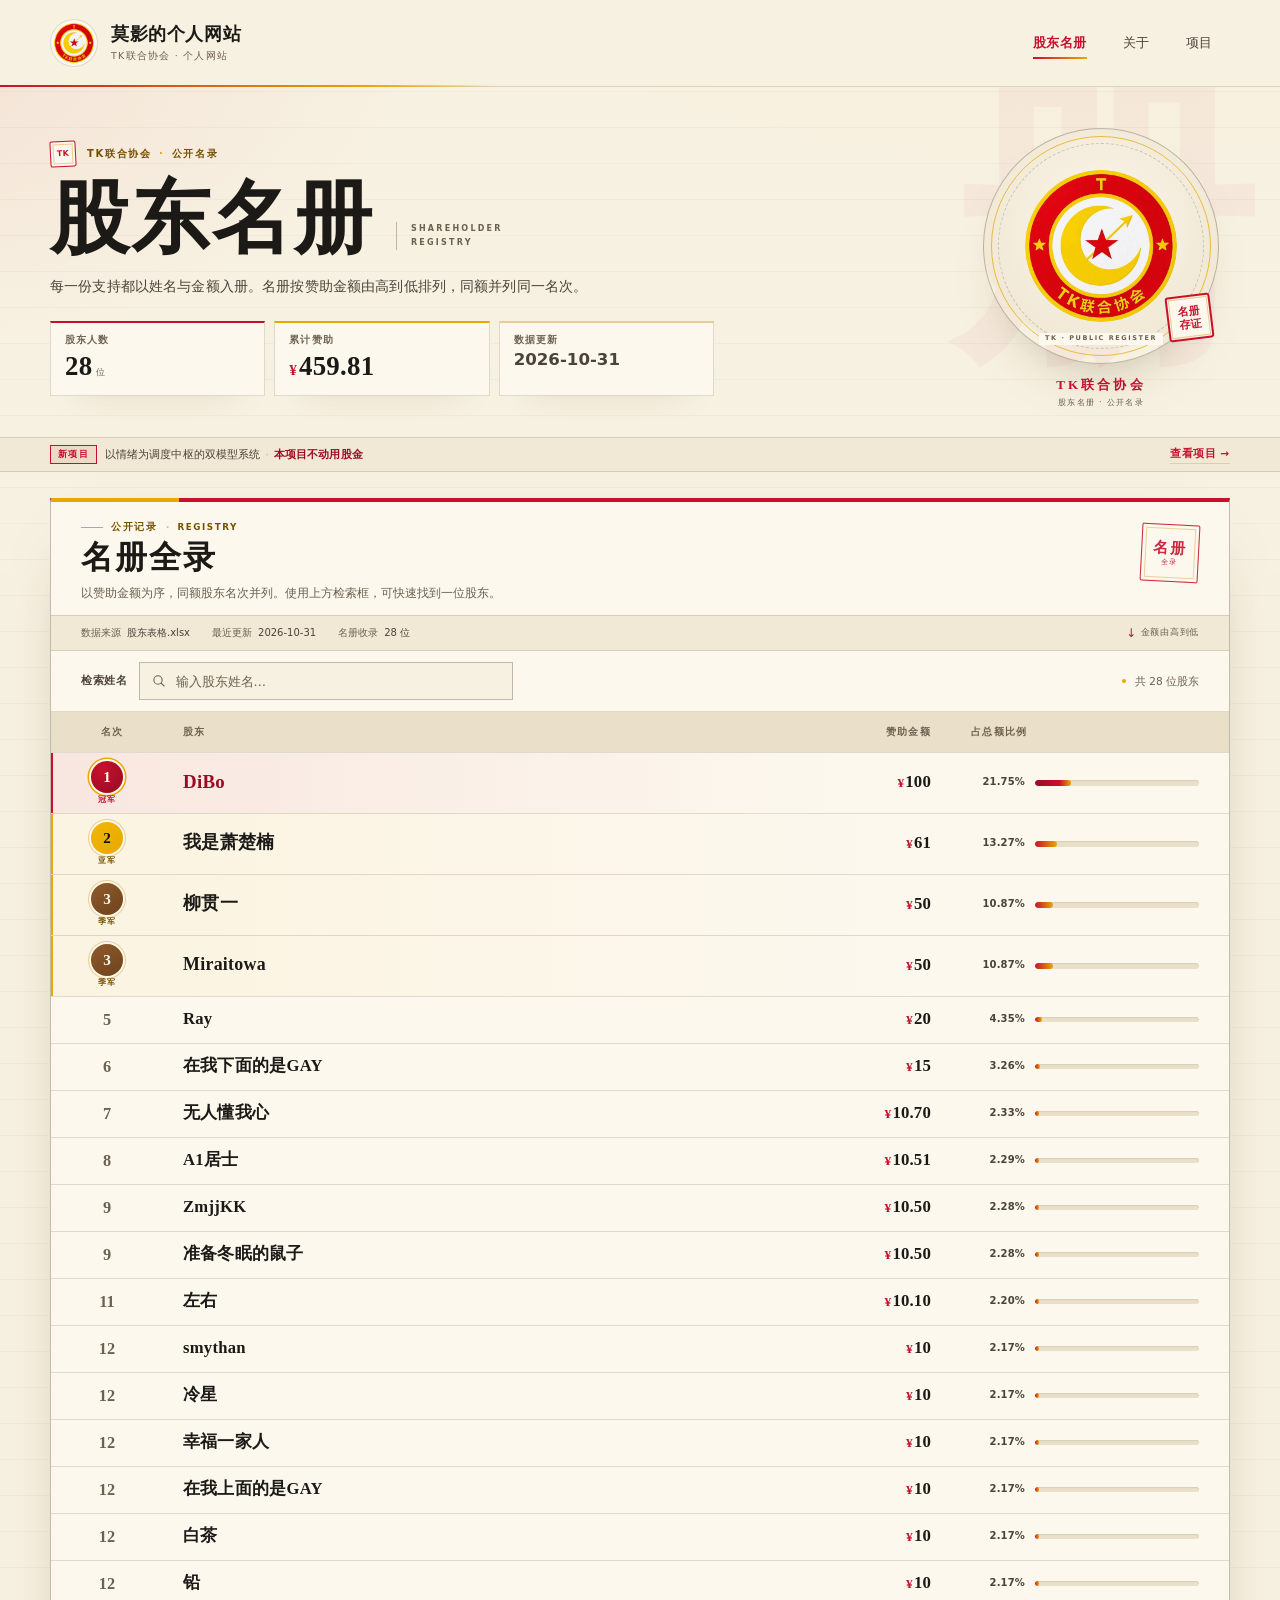
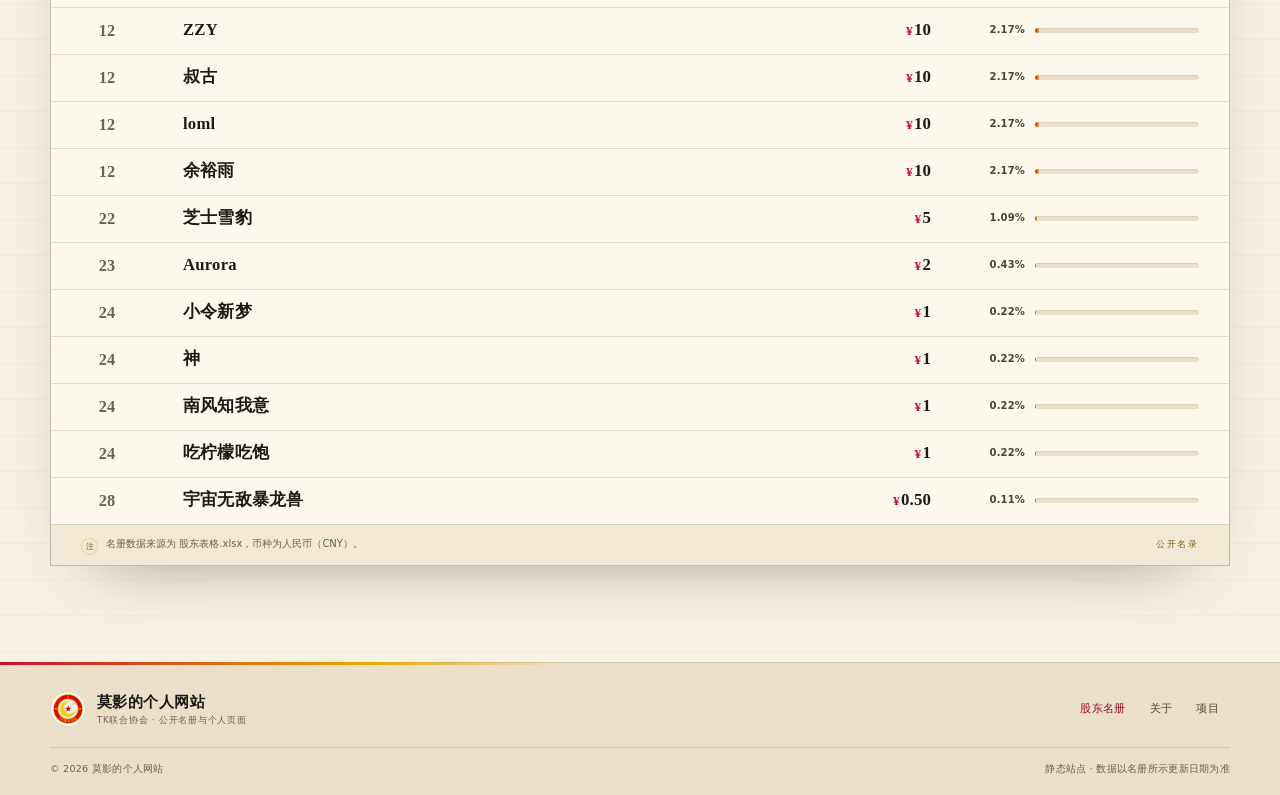
<file: index.html>
<!DOCTYPE html>
<html lang="zh-CN">
<head>
  <meta charset="utf-8">
  <meta name="viewport" content="width=device-width, initial-scale=1">
  <title>股东名册 · 莫影的个人网站</title>
  <meta name="description" content="莫影的个人网站股东名册，收录站内全部股东及其赞助金额，按金额降序排列，支持按姓名检索。">
  <meta name="theme-color" content="#F7F1E1">
  <meta name="theme-color" content="#14110E" media="(prefers-color-scheme: dark)">
  <meta property="og:type" content="website">
  <meta property="og:locale" content="zh_CN">
  <meta property="og:site_name" content="莫影的个人网站">
  <meta property="og:title" content="股东名册 · 莫影的个人网站">
  <meta property="og:description" content="莫影的个人网站股东名册，收录站内全部股东及其赞助金额，按金额降序排列，支持按姓名检索。">
  <meta property="og:image" content="assets/img/logo-square-512.png">
  <meta property="og:image:alt" content="TK联合协会徽标">
  <meta property="og:image:width" content="512">
  <meta property="og:image:height" content="512">
  <link rel="icon" href="favicon.ico" sizes="any">
  <link rel="icon" type="image/png" sizes="32x32" href="assets/img/favicon-32.png">
  <link rel="icon" type="image/png" sizes="192x192" href="assets/img/logo-192.png">
  <link rel="apple-touch-icon" href="assets/img/apple-touch-icon.png">
  <link rel="stylesheet" href="assets/css/style.css">
  <script src="assets/js/shareholder-data.js"></script>
  <script src="assets/js/main.js" defer></script>
</head>
<body class="page page--home">
  <a class="skip-link" href="#main">跳到主要内容</a>

  <header class="site-header">
    <div class="wrap header-inner">
      <a class="brand" href="index.html" aria-label="莫影的个人网站 · 首页">
        <span class="brand-mark logo-shell" data-logo-shell>
          <span class="mark-fallback" aria-hidden="true">TK</span>
          <img class="brand-logo" src="assets/img/logo-64.png" width="64" height="64" alt="TK联合协会徽标">
        </span>
        <span class="brand-copy">
          <span class="brand-name">莫影的个人网站</span>
          <span class="brand-sub">TK联合协会 · 个人网站</span>
        </span>
      </a>
      <nav class="site-nav" aria-label="主导航">
        <a href="index.html" aria-current="page">股东名册</a>
        <a href="about.html">关于</a>
        <a href="projects.html">项目</a>
      </nav>
    </div>
  </header>

  <main id="main">
    <section class="hero" aria-labelledby="page-title">
      <span class="hero-watermark" aria-hidden="true">册</span>
      <div class="wrap hero-grid">
        <div class="hero-copy">
          <p class="eyebrow">
            <span class="eyebrow-seal" aria-hidden="true">TK</span>
            <span>TK联合协会 <span class="eyebrow-dot" aria-hidden="true">·</span> 公开名录</span>
          </p>
          <div class="title-row">
            <h1 id="page-title">股东名册</h1>
            <span class="title-side" aria-hidden="true">
              <span>SHAREHOLDER</span>
              <span>REGISTRY</span>
            </span>
          </div>
          <p class="hero-lede">每一份支持都以姓名与金额入册。名册按赞助金额由高到低排列，同额并列同一名次。</p>

          <div class="stat-grid" role="group" aria-label="名册概览">
            <div class="stat-card">
              <p class="stat-label">股东人数</p>
              <p class="stat-value">
                <span class="stat-number" id="stat-count" data-stat-count data-registry-value="count">—</span>
                <span class="stat-unit">位</span>
              </p>
            </div>
            <div class="stat-card">
              <p class="stat-label">累计赞助</p>
              <p class="stat-value">
                <span class="stat-currency" aria-hidden="true">¥</span>
                <span class="stat-number" id="stat-total" data-stat-total data-registry-value="total">—</span>
              </p>
            </div>
            <div class="stat-card">
              <p class="stat-label">数据更新</p>
              <p class="stat-value">
                <span class="stat-number stat-number--date" id="stat-updated" data-stat-updated data-registry-value="updated">—</span>
              </p>
            </div>
          </div>
        </div>

        <aside class="hero-seal" aria-label="TK联合协会徽标">
          <div class="seal-frame">
            <div class="seal-logo-shell logo-shell" data-logo-shell>
              <span class="seal-fallback" aria-hidden="true">
                <span class="seal-fallback-big">TK</span>
                <span class="seal-fallback-small">联合协会</span>
              </span>
              <img class="seal-logo" src="assets/img/logo-512.png" width="512" height="512" alt="TK联合协会徽标">
            </div>
            <span class="seal-stamp" aria-hidden="true">名册<br>存证</span>
            <span class="seal-coordinate" aria-hidden="true">TK · PUBLIC REGISTER</span>
          </div>
          <p class="seal-caption">
            <span class="seal-caption-main">TK联合协会</span>
            <span class="seal-caption-sub">股东名册 · 公开名录</span>
          </p>
        </aside>
      </div>
    </section>

    <aside class="site-notice" aria-label="新项目提示">
      <div class="wrap site-notice-inner">
        <p class="site-notice-text">
          <span class="site-notice-flag">新项目</span>
          <span>以情绪为调度中枢的双模型系统<span class="site-notice-sep" aria-hidden="true">·</span><strong>本项目不动用股金</strong></span>
        </p>
        <a class="site-notice-link" href="projects.html">查看项目 <span aria-hidden="true">→</span></a>
      </div>
    </aside>

    <section class="registry" aria-labelledby="registry-title">
      <div class="wrap">
        <div class="registry-panel">
          <header class="registry-head">
            <div>
              <p class="section-kicker"><span class="kicker-rule" aria-hidden="true"></span>公开记录 <span class="kicker-divider" aria-hidden="true">·</span> <span class="latin">REGISTRY</span></p>
              <h2 id="registry-title">名册全录</h2>
              <p class="section-desc">以赞助金额为序，同额股东名次并列。使用上方检索框，可快速找到一位股东。</p>
            </div>
            <div class="registry-stamp" aria-hidden="true">
              <span>名册</span>
              <small>全录</small>
            </div>
          </header>

          <div class="registry-meta">
            <dl class="meta-strip">
              <div>
                <dt>数据来源</dt>
                <dd class="meta-source" data-registry-value="source">—</dd>
              </div>
              <div>
                <dt>最近更新</dt>
                <dd data-registry-value="updated">—</dd>
              </div>
              <div>
                <dt>名册收录</dt>
                <dd><span data-registry-value="count">—</span> 位</dd>
              </div>
            </dl>
            <p class="sort-note"><span class="sort-arrow" aria-hidden="true">↓</span> 金额由高到低</p>
          </div>

          <div class="registry-toolbar">
            <div class="filter" role="search" aria-label="检索股东名册">
              <label class="filter-label" for="shareholder-filter">检索姓名</label>
              <div class="filter-control">
                <svg class="filter-icon" viewBox="0 0 24 24" aria-hidden="true" focusable="false">
                  <circle cx="10.5" cy="10.5" r="6.25"></circle>
                  <path d="m15.2 15.2 4.3 4.3"></path>
                </svg>
                <input id="shareholder-filter" type="search" name="q" placeholder="输入股东姓名…" autocomplete="off" autocapitalize="off" spellcheck="false" aria-controls="registry-table" aria-describedby="filter-hint">
                <button class="filter-clear" id="filter-clear" type="button" aria-label="清除检索" hidden>
                  <svg viewBox="0 0 24 24" aria-hidden="true" focusable="false">
                    <path d="m6 6 12 12M18 6 6 18"></path>
                  </svg>
                </button>
              </div>
            </div>
            <p class="filter-status" id="filter-status" role="status">名册载入中…</p>
          </div>
          <p class="sr-only" id="filter-hint">输入股东姓名可即时筛选名册；按 Esc 键清除检索条件。</p>

          <div class="table-frame">
            <table class="registry-table" id="registry-table" role="table" aria-labelledby="registry-title" aria-describedby="registry-summary">
              <caption class="sr-only">股东名册，按赞助金额由高到低排列，同额股东名次并列。</caption>
              <colgroup>
                <col class="col-rank">
                <col class="col-name">
                <col class="col-amount">
                <col class="col-share">
              </colgroup>
              <thead role="rowgroup">
                <tr role="row">
                  <th scope="col" role="columnheader" class="cell-rank">名次</th>
                  <th scope="col" role="columnheader" class="cell-name">股东</th>
                  <th scope="col" role="columnheader" class="cell-amount">赞助金额</th>
                  <th scope="col" role="columnheader" class="cell-share">占总额比例</th>
                </tr>
              </thead>
              <tbody id="registry-body" role="rowgroup">
                <tr class="registry-loading" role="row">
                  <td colspan="4" role="cell">
                    <span class="loading-mark" aria-hidden="true">册</span>
                    <span>正在载入名册…</span>
                  </td>
                </tr>
              </tbody>
            </table>
          </div>
          <p class="sr-only" id="registry-summary">股东名册载入中。</p>
          <noscript>
            <p class="noscript-note">名册需要启用 JavaScript 才能载入，请在浏览器中允许脚本后刷新页面。</p>
          </noscript>

          <div class="registry-footnote">
            <p><span class="footnote-mark" aria-hidden="true">注</span> 名册数据来源为 <span data-registry-value="source">—</span>，币种为人民币（CNY）。</p>
            <p class="footnote-seal" aria-hidden="true">公开名录</p>
          </div>
        </div>
      </div>
    </section>
  </main>

  <footer class="site-footer">
    <div class="wrap footer-inner">
      <div class="footer-top">
        <a class="footer-brand" href="index.html" aria-label="返回莫影的个人网站首页">
          <span class="footer-emblem logo-shell" data-logo-shell>
            <span class="footer-fallback" aria-hidden="true">TK</span>
            <img src="assets/img/logo-64.png" width="64" height="64" alt="TK联合协会徽标" loading="lazy">
          </span>
          <span class="footer-brandcopy">
            <span class="footer-name">莫影的个人网站</span>
            <span class="footer-note">TK联合协会 · 公开名册与个人页面</span>
          </span>
        </a>
        <nav class="footer-nav" aria-label="页脚导航">
          <a href="index.html" aria-current="page">股东名册</a>
          <a href="about.html">关于</a>
          <a href="projects.html">项目</a>
        </nav>
      </div>
      <div class="footer-bottom">
        <p>© 2026 莫影的个人网站</p>
        <p>静态站点 · 数据以名册所示更新日期为准</p>
      </div>
    </div>
  </footer>
</body>
</html>
</file>
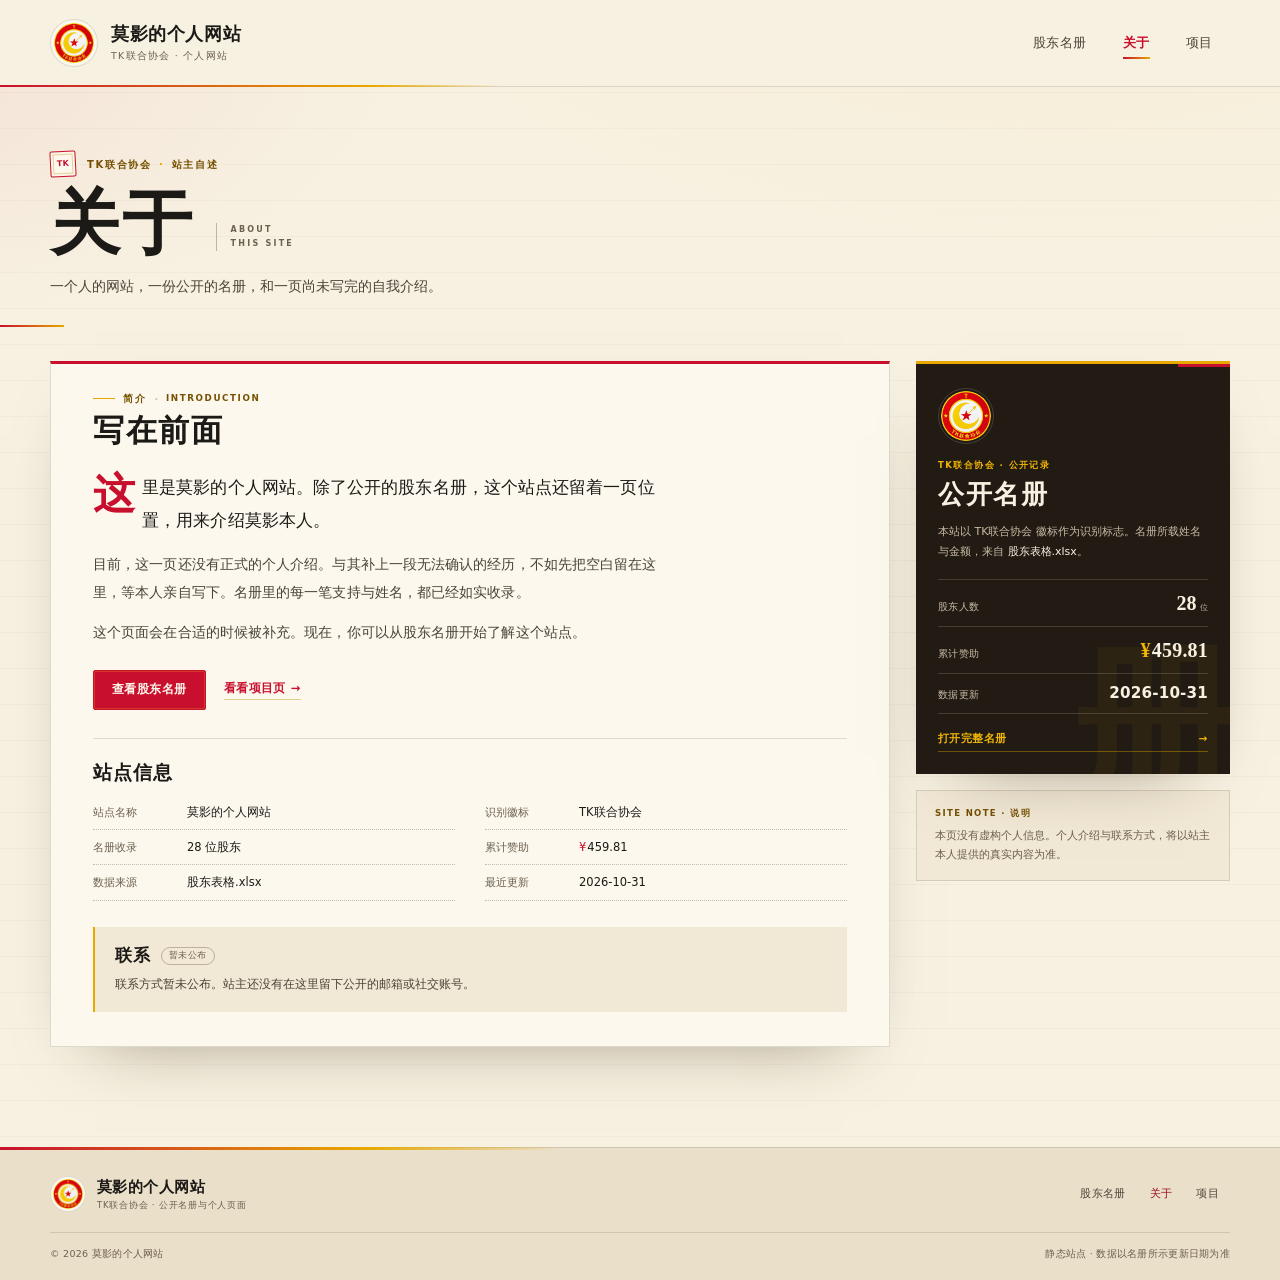
<file: about.html>
<!DOCTYPE html>
<html lang="zh-CN">
<head>
  <meta charset="utf-8">
  <meta name="viewport" content="width=device-width, initial-scale=1">
  <title>关于 · 莫影的个人网站</title>
  <meta name="description" content="莫影的个人网站关于页：站点说明、公开名册概况与联系方式状态。">
  <meta name="theme-color" content="#F7F1E1">
  <meta name="theme-color" content="#14110E" media="(prefers-color-scheme: dark)">
  <meta property="og:type" content="website">
  <meta property="og:locale" content="zh_CN">
  <meta property="og:site_name" content="莫影的个人网站">
  <meta property="og:title" content="关于 · 莫影的个人网站">
  <meta property="og:description" content="莫影的个人网站关于页：站点说明、公开名册概况与联系方式状态。">
  <meta property="og:image" content="assets/img/logo-square-512.png">
  <meta property="og:image:alt" content="TK联合协会徽标">
  <meta property="og:image:width" content="512">
  <meta property="og:image:height" content="512">
  <link rel="icon" href="favicon.ico" sizes="any">
  <link rel="icon" type="image/png" sizes="32x32" href="assets/img/favicon-32.png">
  <link rel="icon" type="image/png" sizes="192x192" href="assets/img/logo-192.png">
  <link rel="apple-touch-icon" href="assets/img/apple-touch-icon.png">
  <link rel="stylesheet" href="assets/css/style.css">
  <script src="assets/js/shareholder-data.js"></script>
  <script src="assets/js/main.js" defer></script>
</head>
<body class="page page--about">
  <a class="skip-link" href="#main">跳到主要内容</a>

  <header class="site-header">
    <div class="wrap header-inner">
      <a class="brand" href="index.html" aria-label="莫影的个人网站 · 首页">
        <span class="brand-mark logo-shell" data-logo-shell>
          <span class="mark-fallback" aria-hidden="true">TK</span>
          <img class="brand-logo" src="assets/img/logo-64.png" width="64" height="64" alt="TK联合协会徽标">
        </span>
        <span class="brand-copy">
          <span class="brand-name">莫影的个人网站</span>
          <span class="brand-sub">TK联合协会 · 个人网站</span>
        </span>
      </a>
      <nav class="site-nav" aria-label="主导航">
        <a href="index.html">股东名册</a>
        <a href="about.html" aria-current="page">关于</a>
        <a href="projects.html">项目</a>
      </nav>
    </div>
  </header>

  <main id="main">
    <section class="inner-hero" aria-labelledby="page-title">
      <div class="wrap">
        <p class="eyebrow">
          <span class="eyebrow-seal" aria-hidden="true">TK</span>
          <span>TK联合协会 <span class="eyebrow-dot" aria-hidden="true">·</span> 站主自述</span>
        </p>
        <div class="title-row title-row--inner">
          <h1 id="page-title">关于</h1>
          <span class="title-side" aria-hidden="true">
            <span>ABOUT</span>
            <span>THIS SITE</span>
          </span>
        </div>
        <p class="inner-lede">一个人的网站，一份公开的名册，和一页尚未写完的自我介绍。</p>
      </div>
    </section>

    <div class="wrap about-layout">
      <article class="about-article paper-panel" aria-labelledby="intro-title">
        <header class="panel-heading">
          <p class="section-kicker"><span class="kicker-rule" aria-hidden="true"></span>简介 <span class="kicker-divider" aria-hidden="true">·</span> <span class="latin">INTRODUCTION</span></p>
          <h2 id="intro-title">写在前面</h2>
        </header>

        <!-- 编辑这里：替换成你自己的介绍（当前为中性占位文案，未编造任何个人信息） -->
        <div class="intro-copy">
          <p class="lead">这里是莫影的个人网站。除了公开的股东名册，这个站点还留着一页位置，用来介绍莫影本人。</p>
          <p>目前，这一页还没有正式的个人介绍。与其补上一段无法确认的经历，不如先把空白留在这里，等本人亲自写下。名册里的每一笔支持与姓名，都已经如实收录。</p>
          <p>这个页面会在合适的时候被补充。现在，你可以从股东名册开始了解这个站点。</p>
        </div>
        <!-- /编辑区域：个人介绍 -->

        <div class="intro-actions">
          <a class="button button--primary" href="index.html">查看股东名册</a>
          <a class="text-link" href="projects.html">看看项目页 <span aria-hidden="true">→</span></a>
        </div>

        <section class="site-facts" aria-labelledby="site-facts-title">
          <h2 class="subheading" id="site-facts-title">站点信息</h2>
          <dl class="fact-list">
            <div>
              <dt>站点名称</dt>
              <dd>莫影的个人网站</dd>
            </div>
            <div>
              <dt>识别徽标</dt>
              <dd>TK联合协会</dd>
            </div>
            <div>
              <dt>名册收录</dt>
              <dd><span data-registry-value="count">—</span> 位股东</dd>
            </div>
            <div>
              <dt>累计赞助</dt>
              <dd><span class="fact-currency">¥</span><span data-registry-value="total">—</span></dd>
            </div>
            <div>
              <dt>数据来源</dt>
              <dd><span data-registry-value="source">—</span></dd>
            </div>
            <div>
              <dt>最近更新</dt>
              <dd><span data-registry-value="updated">—</span></dd>
            </div>
          </dl>
        </section>

        <section class="contact-block" aria-labelledby="contact-title">
          <div class="contact-heading">
            <h2 class="subheading" id="contact-title">联系</h2>
            <span class="contact-status">暂未公布</span>
          </div>
          <!-- 编辑这里：如需公开联系方式，请在下方填写真实邮箱或社交账号；若不需要，可以保留这段中性说明。 -->
          <p>联系方式暂未公布。站主还没有在这里留下公开的邮箱或社交账号。</p>
          <!-- /编辑区域：联系方式 -->
        </section>
      </article>

      <aside class="about-aside" aria-label="站点资料">
        <div class="info-card">
          <span class="info-watermark" aria-hidden="true">册</span>
          <div class="mini-emblem logo-shell" data-logo-shell>
            <span class="mini-emblem-fallback" aria-hidden="true">TK</span>
            <img src="assets/img/logo-192.png" width="192" height="192" alt="TK联合协会徽标">
          </div>
          <p class="info-eyebrow">TK联合协会 <span aria-hidden="true">·</span> 公开记录</p>
          <h2>公开名册</h2>
          <p class="info-copy">本站以 TK联合协会 徽标作为识别标志。名册所载姓名与金额，来自 <span data-registry-value="source">—</span>。</p>
          <dl class="info-stats">
            <div>
              <dt>股东人数</dt>
              <dd><span data-registry-value="count">—</span><small>位</small></dd>
            </div>
            <div>
              <dt>累计赞助</dt>
              <dd><span class="info-currency">¥</span><span data-registry-value="total">—</span></dd>
            </div>
            <div>
              <dt>数据更新</dt>
              <dd class="info-date"><span data-registry-value="updated">—</span></dd>
            </div>
          </dl>
          <a class="info-link" href="index.html">打开完整名册 <span aria-hidden="true">→</span></a>
        </div>

        <div class="aside-note">
          <p class="aside-note-label">SITE NOTE <span aria-hidden="true">·</span> 说明</p>
          <p>本页没有虚构个人信息。个人介绍与联系方式，将以站主本人提供的真实内容为准。</p>
        </div>
      </aside>
    </div>
  </main>

  <footer class="site-footer">
    <div class="wrap footer-inner">
      <div class="footer-top">
        <a class="footer-brand" href="index.html" aria-label="返回莫影的个人网站首页">
          <span class="footer-emblem logo-shell" data-logo-shell>
            <span class="footer-fallback" aria-hidden="true">TK</span>
            <img src="assets/img/logo-64.png" width="64" height="64" alt="TK联合协会徽标" loading="lazy">
          </span>
          <span class="footer-brandcopy">
            <span class="footer-name">莫影的个人网站</span>
            <span class="footer-note">TK联合协会 · 公开名册与个人页面</span>
          </span>
        </a>
        <nav class="footer-nav" aria-label="页脚导航">
          <a href="index.html">股东名册</a>
          <a href="about.html" aria-current="page">关于</a>
          <a href="projects.html">项目</a>
        </nav>
      </div>
      <div class="footer-bottom">
        <p>© 2026 莫影的个人网站</p>
        <p>静态站点 · 数据以名册所示更新日期为准</p>
      </div>
    </div>
  </footer>
</body>
</html>
</file>
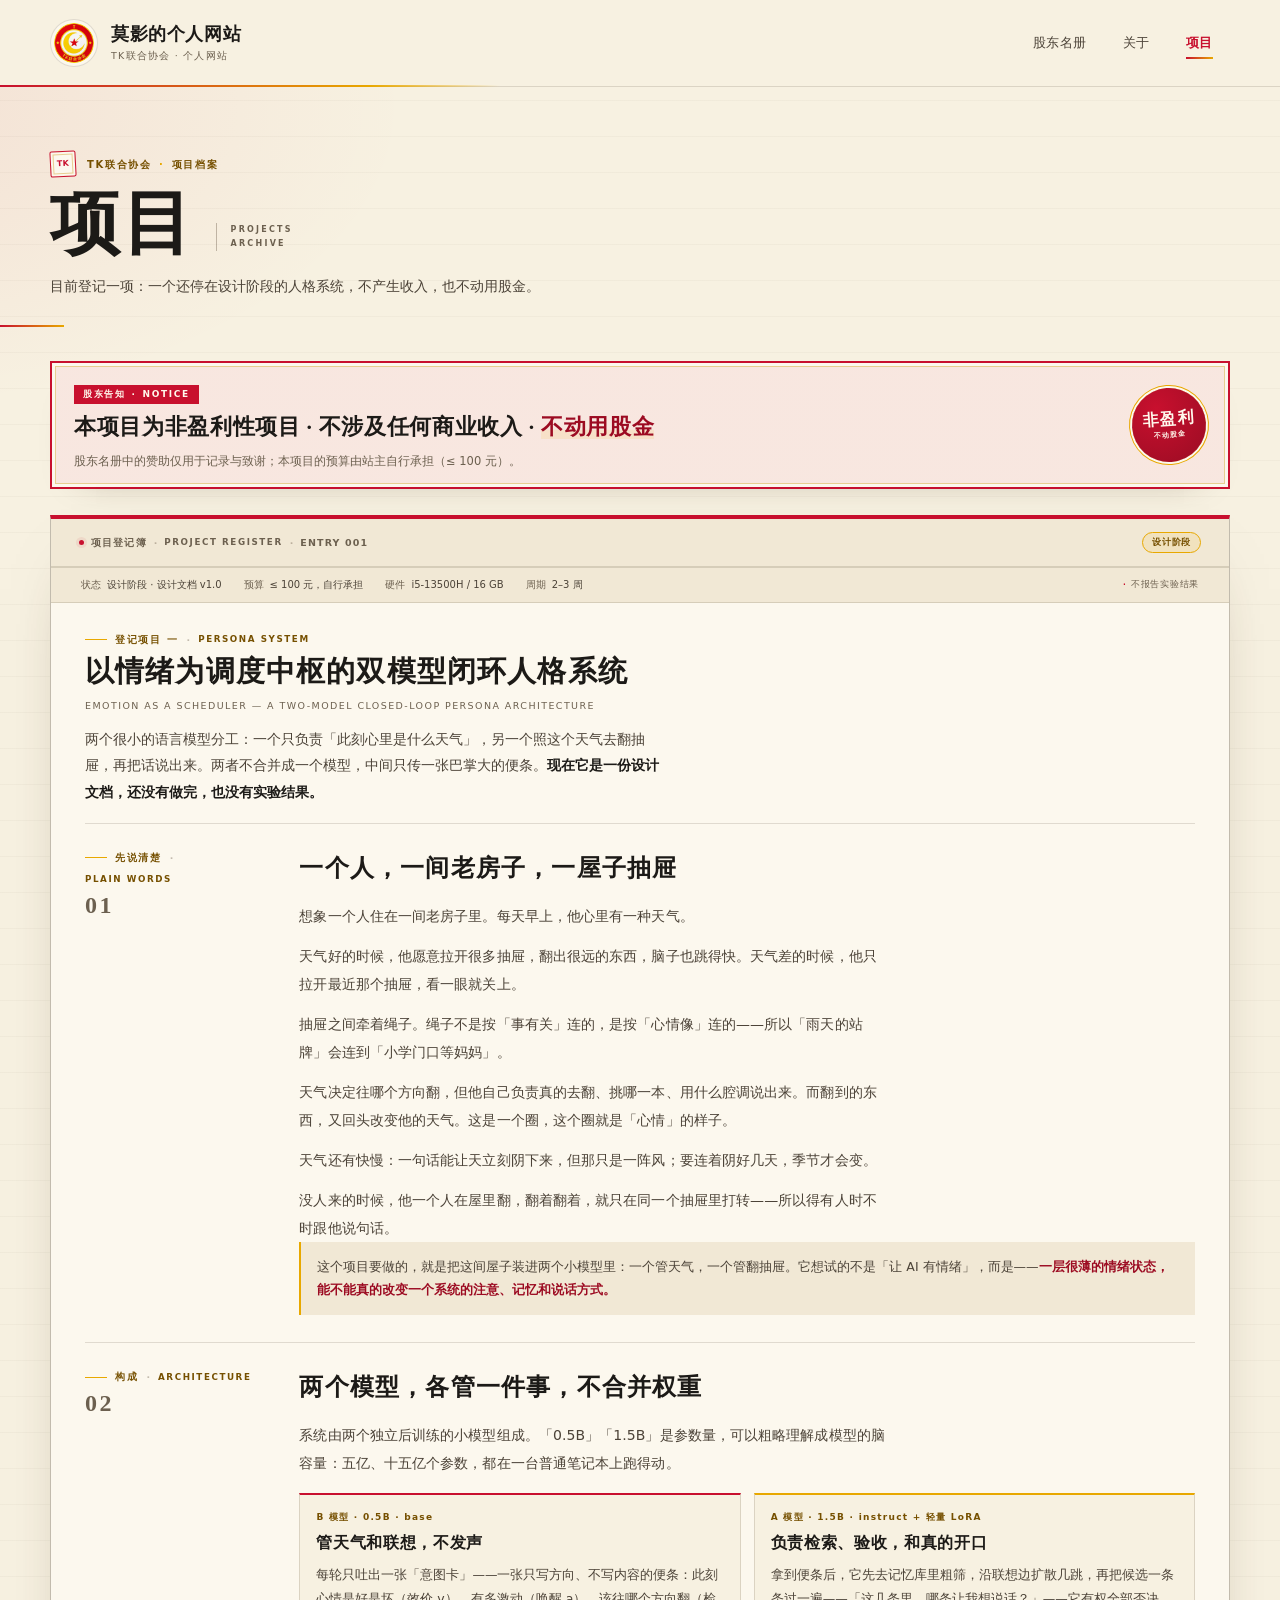
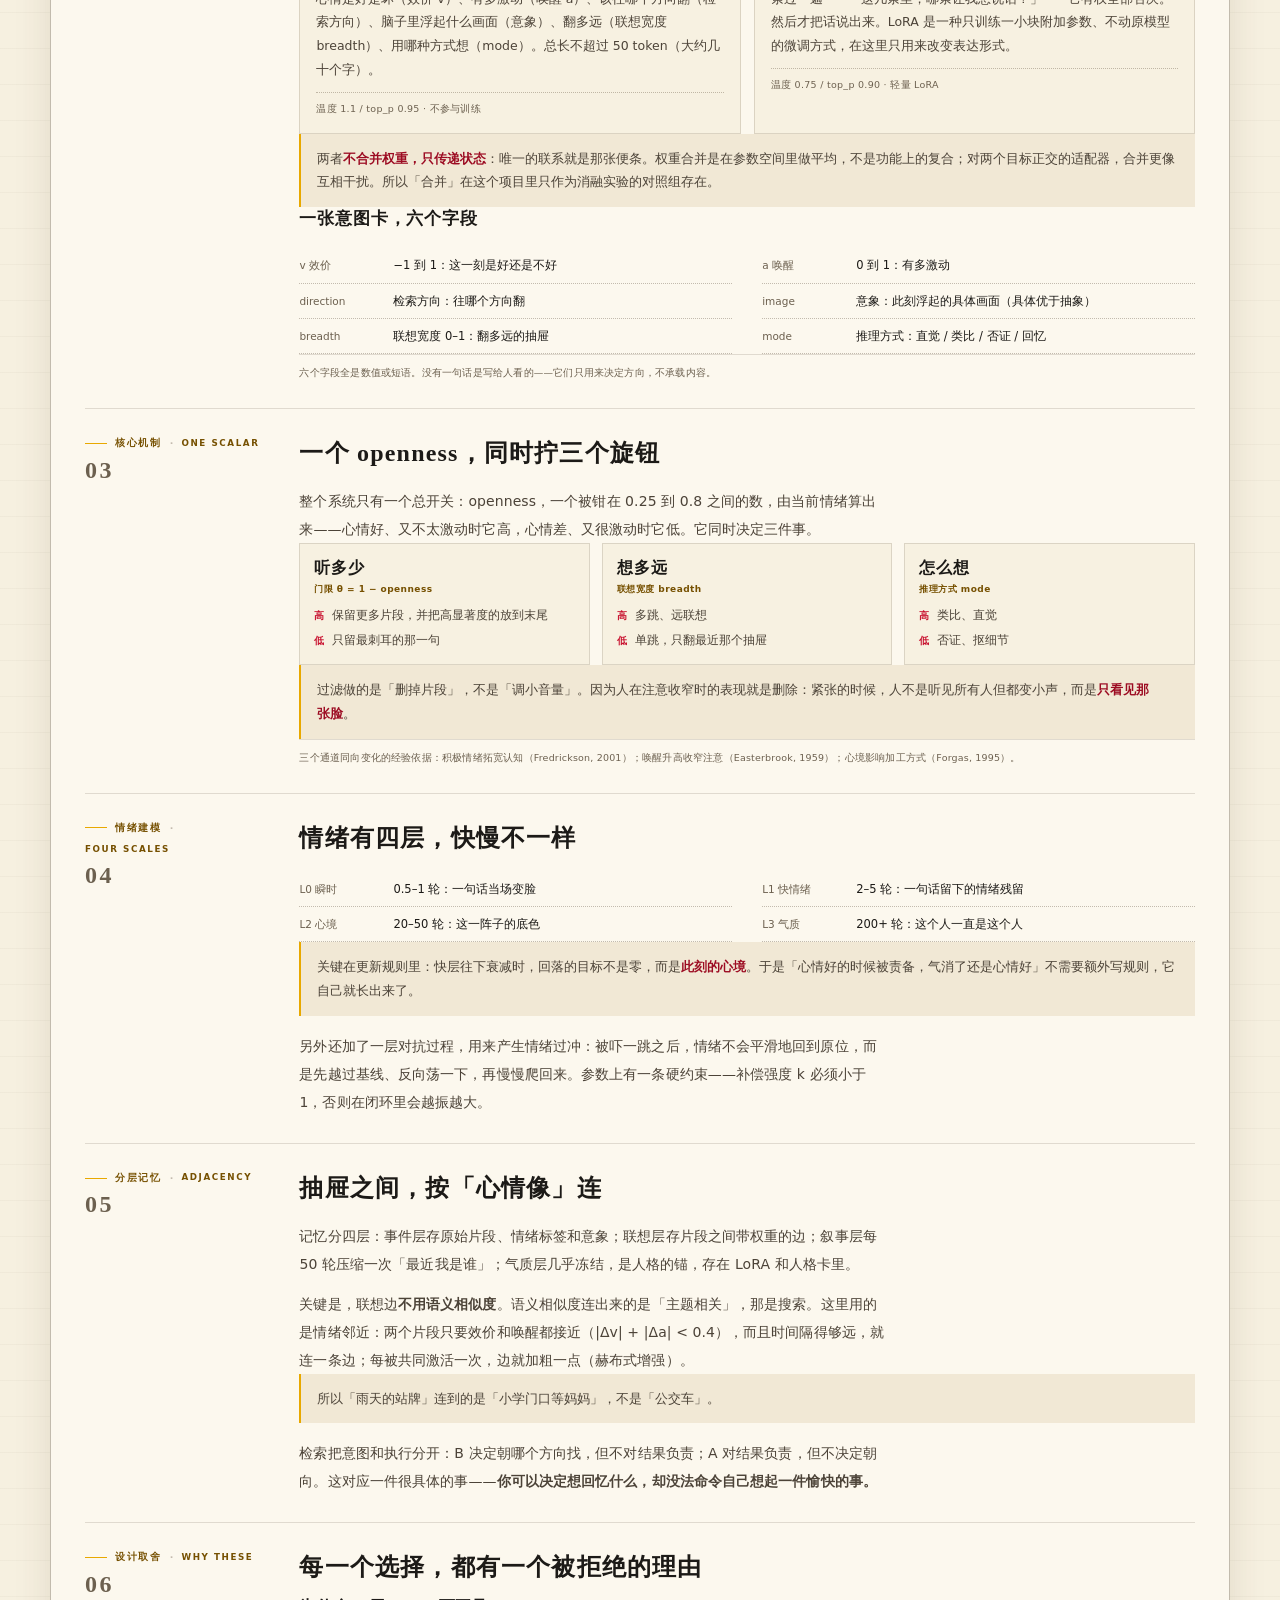
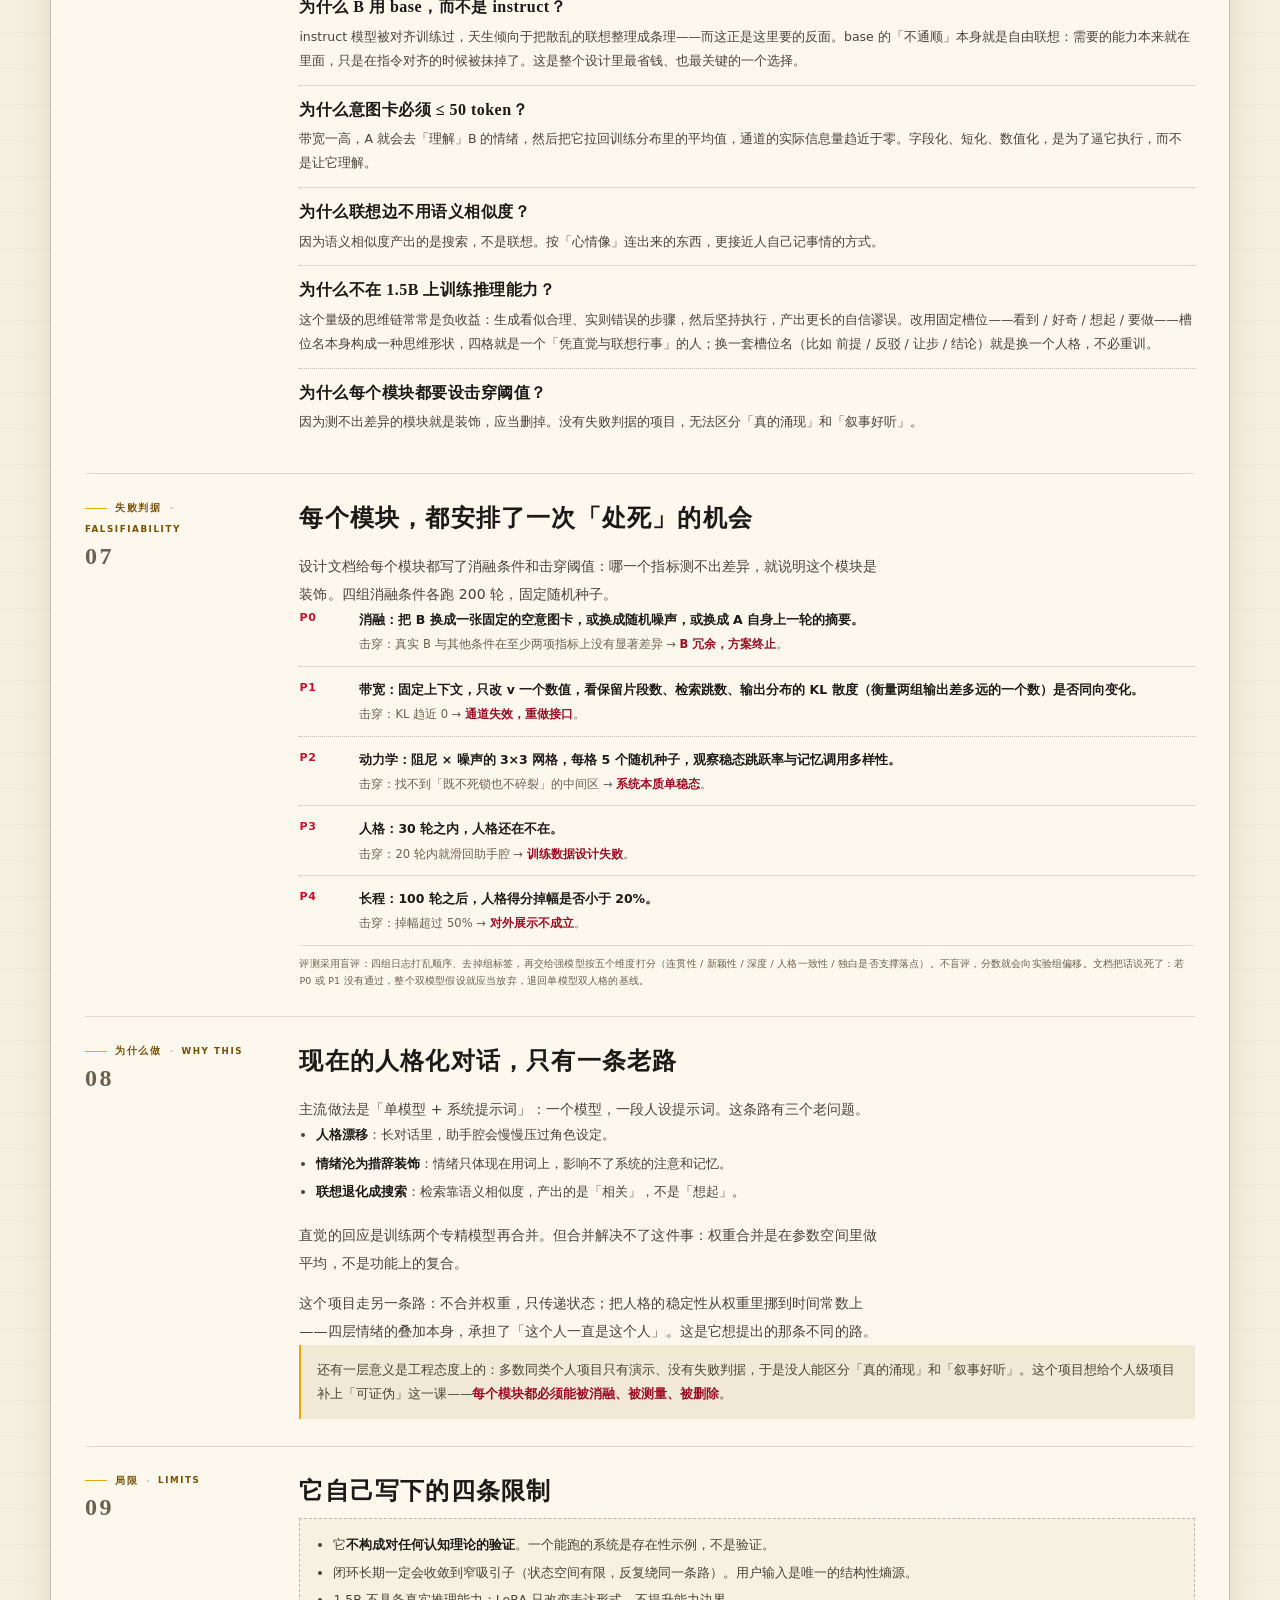
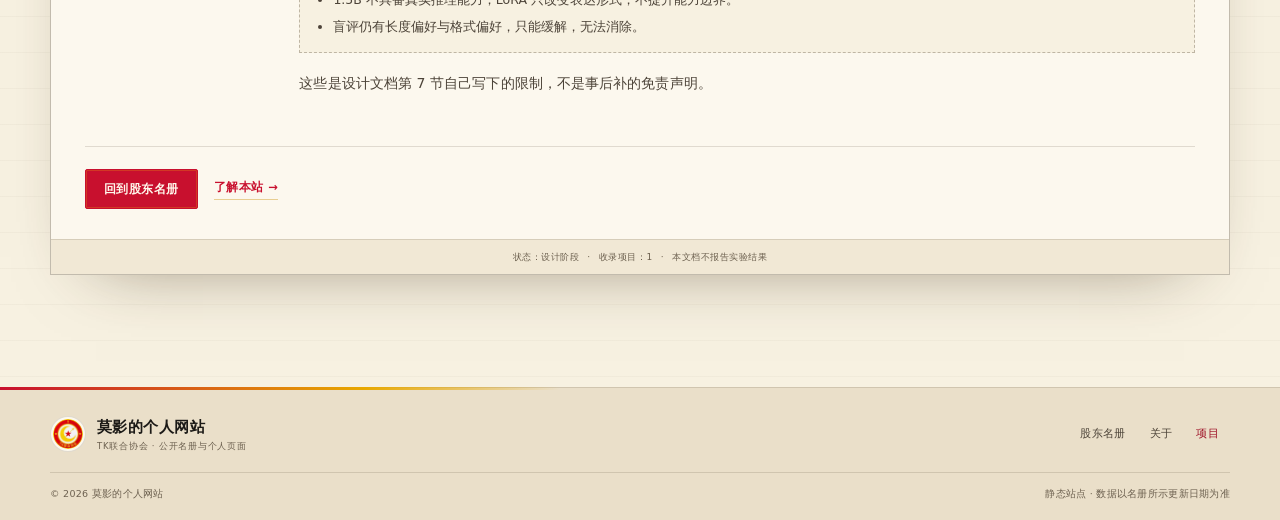
<file: projects.html>
<!DOCTYPE html>
<html lang="zh-CN">
<head>
  <meta charset="utf-8">
  <meta name="viewport" content="width=device-width, initial-scale=1">
  <title>项目 · 莫影的个人网站</title>
  <meta name="description" content="莫影的个人网站项目页：以情绪为调度中枢的双模型闭环人格系统，系统设计文档 v1.0，目前处于设计阶段。本项目为非盈利性项目，不动用股金。">
  <meta name="theme-color" content="#F7F1E1">
  <meta name="theme-color" content="#14110E" media="(prefers-color-scheme: dark)">
  <meta property="og:type" content="website">
  <meta property="og:locale" content="zh_CN">
  <meta property="og:site_name" content="莫影的个人网站">
  <meta property="og:title" content="项目 · 以情绪为调度中枢的双模型闭环人格系统">
  <meta property="og:description" content="一项尚在设计阶段的个人项目：两个小模型分工，一个管情绪与联想，一个负责检索与说话，彼此不合并权重，只传递状态。本项目为非盈利性项目，不动用股金。">
  <meta property="og:image" content="assets/img/logo-square-512.png">
  <meta property="og:image:alt" content="TK联合协会徽标">
  <meta property="og:image:width" content="512">
  <meta property="og:image:height" content="512">
  <link rel="icon" href="favicon.ico" sizes="any">
  <link rel="icon" type="image/png" sizes="32x32" href="assets/img/favicon-32.png">
  <link rel="icon" type="image/png" sizes="192x192" href="assets/img/logo-192.png">
  <link rel="apple-touch-icon" href="assets/img/apple-touch-icon.png">
  <link rel="stylesheet" href="assets/css/style.css">
  <script src="assets/js/shareholder-data.js"></script>
  <script src="assets/js/main.js" defer></script>
</head>
<body class="page page--projects">
  <a class="skip-link" href="#main">跳到主要内容</a>

  <header class="site-header">
    <div class="wrap header-inner">
      <a class="brand" href="index.html" aria-label="莫影的个人网站 · 首页">
        <span class="brand-mark logo-shell" data-logo-shell>
          <span class="mark-fallback" aria-hidden="true">TK</span>
          <img class="brand-logo" src="assets/img/logo-64.png" width="64" height="64" alt="TK联合协会徽标">
        </span>
        <span class="brand-copy">
          <span class="brand-name">莫影的个人网站</span>
          <span class="brand-sub">TK联合协会 · 个人网站</span>
        </span>
      </a>
      <nav class="site-nav" aria-label="主导航">
        <a href="index.html">股东名册</a>
        <a href="about.html">关于</a>
        <a href="projects.html" aria-current="page">项目</a>
      </nav>
    </div>
  </header>

  <main id="main">
    <section class="inner-hero" aria-labelledby="page-title">
      <div class="wrap">
        <p class="eyebrow">
          <span class="eyebrow-seal" aria-hidden="true">TK</span>
          <span>TK联合协会 <span class="eyebrow-dot" aria-hidden="true">·</span> 项目档案</span>
        </p>
        <div class="title-row title-row--inner">
          <h1 id="page-title">项目</h1>
          <span class="title-side" aria-hidden="true">
            <span>PROJECTS</span>
            <span>ARCHIVE</span>
          </span>
        </div>
        <p class="inner-lede">目前登记一项：一个还停在设计阶段的人格系统，不产生收入，也不动用股金。</p>
      </div>
    </section>

    <div class="wrap projects-stage">
      <section class="project-notice" aria-labelledby="notice-title">
        <div class="project-notice-body">
          <p class="project-notice-label">股东告知 <span aria-hidden="true">·</span> NOTICE</p>
          <p class="project-notice-title" id="notice-title">本项目为非盈利性项目 · 不涉及任何商业收入 · <strong>不动用股金</strong></p>
          <p class="project-notice-note">股东名册中的赞助仅用于记录与致谢；本项目的预算由站主自行承担（≤ 100 元）。</p>
        </div>
        <span class="project-notice-seal" aria-hidden="true">
          <span>非盈利</span>
          <small>不动股金</small>
        </span>
      </section>

      <section class="registry-panel empty-register" aria-labelledby="project-title">
        <div class="empty-register-head">
          <p class="record-label"><span class="record-dot" aria-hidden="true"></span>项目登记簿 <span class="kicker-divider" aria-hidden="true">·</span> <span class="latin">PROJECT REGISTER</span> <span class="kicker-divider" aria-hidden="true">·</span> ENTRY 001</p>
          <span class="status-chip">设计阶段</span>
        </div>

        <div class="registry-meta">
          <dl class="meta-strip">
            <div>
              <dt>状态</dt>
              <dd>设计阶段 · 设计文档 v1.0</dd>
            </div>
            <div>
              <dt>预算</dt>
              <dd>≤ 100 元，自行承担</dd>
            </div>
            <div>
              <dt>硬件</dt>
              <dd>i5-13500H / 16 GB</dd>
            </div>
            <div>
              <dt>周期</dt>
              <dd>2–3 周</dd>
            </div>
          </dl>
          <p class="sort-note"><span class="sort-arrow" aria-hidden="true">·</span> 不报告实验结果</p>
        </div>

        <div class="project-sheet">
          <header class="project-title-block">
            <p class="section-kicker"><span class="kicker-rule" aria-hidden="true"></span>登记项目 一 <span class="kicker-divider" aria-hidden="true">·</span> <span class="latin">PERSONA SYSTEM</span></p>
            <h2 id="project-title">以情绪为调度中枢的双模型闭环人格系统</h2>
            <p class="project-title-en">Emotion as a Scheduler — A Two-Model Closed-Loop Persona Architecture</p>
            <p class="project-lede">两个很小的语言模型分工：一个只负责「此刻心里是什么天气」，另一个照这个天气去翻抽屉，再把话说出来。两者不合并成一个模型，中间只传一张巴掌大的便条。<strong>现在它是一份设计文档，还没有做完，也没有实验结果。</strong></p>
          </header>

          <section class="project-section" aria-labelledby="p-story">
            <div class="project-label">
              <p class="section-kicker"><span class="kicker-rule" aria-hidden="true"></span>先说清楚 <span class="kicker-divider" aria-hidden="true">·</span> <span class="latin">PLAIN WORDS</span></p>
              <span class="project-index" aria-hidden="true">01</span>
            </div>
            <div class="project-body">
              <h3 id="p-story">一个人，一间老房子，一屋子抽屉</h3>
              <div class="intro-copy">
                <p>想象一个人住在一间老房子里。每天早上，他心里有一种天气。</p>
                <p>天气好的时候，他愿意拉开很多抽屉，翻出很远的东西，脑子也跳得快。天气差的时候，他只拉开最近那个抽屉，看一眼就关上。</p>
                <p>抽屉之间牵着绳子。绳子不是按「事有关」连的，是按「心情像」连的——所以「雨天的站牌」会连到「小学门口等妈妈」。</p>
                <p>天气决定往哪个方向翻，但他自己负责真的去翻、挑哪一本、用什么腔调说出来。而翻到的东西，又回头改变他的天气。这是一个圈，这个圈就是「心情」的样子。</p>
                <p>天气还有快慢：一句话能让天立刻阴下来，但那只是一阵风；要连着阴好几天，季节才会变。</p>
                <p>没人来的时候，他一个人在屋里翻，翻着翻着，就只在同一个抽屉里打转——所以得有人时不时跟他说句话。</p>
              </div>
              <div class="project-callout">
                <p>这个项目要做的，就是把这间屋子装进两个小模型里：一个管天气，一个管翻抽屉。它想试的不是「让 AI 有情绪」，而是——<strong>一层很薄的情绪状态，能不能真的改变一个系统的注意、记忆和说话方式。</strong></p>
              </div>
            </div>
          </section>

          <section class="project-section" aria-labelledby="p-arch">
            <div class="project-label">
              <p class="section-kicker"><span class="kicker-rule" aria-hidden="true"></span>构成 <span class="kicker-divider" aria-hidden="true">·</span> <span class="latin">ARCHITECTURE</span></p>
              <span class="project-index" aria-hidden="true">02</span>
            </div>
            <div class="project-body">
              <h3 id="p-arch">两个模型，各管一件事，不合并权重</h3>
              <div class="intro-copy">
                <p>系统由两个独立后训练的小模型组成。「0.5B」「1.5B」是参数量，可以粗略理解成模型的脑容量：五亿、十五亿个参数，都在一台普通笔记本上跑得动。</p>
              </div>
              <div class="model-grid">
                <article class="model-card">
                  <p class="model-tag">B 模型 <span aria-hidden="true">·</span> 0.5B <span aria-hidden="true">·</span> base</p>
                  <h4 class="model-name">管天气和联想，不发声</h4>
                  <p class="model-copy">每轮只吐出一张「意图卡」——一张只写方向、不写内容的便条：此刻心情是好是坏（效价 v）、有多激动（唤醒 a）、该往哪个方向翻（检索方向）、脑子里浮起什么画面（意象）、翻多远（联想宽度 breadth）、用哪种方式想（mode）。总长不超过 50 token（大约几十个字）。</p>
                  <p class="model-foot">温度 1.1 / top_p 0.95 · 不参与训练</p>
                </article>
                <article class="model-card">
                  <p class="model-tag">A 模型 <span aria-hidden="true">·</span> 1.5B <span aria-hidden="true">·</span> instruct + 轻量 LoRA</p>
                  <h4 class="model-name">负责检索、验收，和真的开口</h4>
                  <p class="model-copy">拿到便条后，它先去记忆库里粗筛，沿联想边扩散几跳，再把候选一条条过一遍——「这几条里，哪条让我想说话？」——它有权全部否决。然后才把话说出来。LoRA 是一种只训练一小块附加参数、不动原模型的微调方式，在这里只用来改变表达形式。</p>
                  <p class="model-foot">温度 0.75 / top_p 0.90 · 轻量 LoRA</p>
                </article>
              </div>
              <div class="project-callout">
                <p>两者<strong>不合并权重，只传递状态</strong>：唯一的联系就是那张便条。权重合并是在参数空间里做平均，不是功能上的复合；对两个目标正交的适配器，合并更像互相干扰。所以「合并」在这个项目里只作为消融实验的对照组存在。</p>
              </div>
              <h4 class="project-subhead">一张意图卡，六个字段</h4>
              <dl class="fact-list">
                <div>
                  <dt>v 效价</dt>
                  <dd>−1 到 1：这一刻是好还是不好</dd>
                </div>
                <div>
                  <dt>a 唤醒</dt>
                  <dd>0 到 1：有多激动</dd>
                </div>
                <div>
                  <dt>direction</dt>
                  <dd>检索方向：往哪个方向翻</dd>
                </div>
                <div>
                  <dt>image</dt>
                  <dd>意象：此刻浮起的具体画面（具体优于抽象）</dd>
                </div>
                <div>
                  <dt>breadth</dt>
                  <dd>联想宽度 0–1：翻多远的抽屉</dd>
                </div>
                <div>
                  <dt>mode</dt>
                  <dd>推理方式：直觉 / 类比 / 否证 / 回忆</dd>
                </div>
              </dl>
              <p class="project-fineprint">六个字段全是数值或短语。没有一句话是写给人看的——它们只用来决定方向，不承载内容。</p>
            </div>
          </section>

          <section class="project-section" aria-labelledby="p-scalar">
            <div class="project-label">
              <p class="section-kicker"><span class="kicker-rule" aria-hidden="true"></span>核心机制 <span class="kicker-divider" aria-hidden="true">·</span> <span class="latin">ONE SCALAR</span></p>
              <span class="project-index" aria-hidden="true">03</span>
            </div>
            <div class="project-body">
              <h3 id="p-scalar">一个 openness，同时拧三个旋钮</h3>
              <div class="intro-copy">
                <p>整个系统只有一个总开关：openness，一个被钳在 0.25 到 0.8 之间的数，由当前情绪算出来——心情好、又不太激动时它高，心情差、又很激动时它低。它同时决定三件事。</p>
              </div>
              <ul class="channel-list">
                <li class="channel-item">
                  <p class="channel-head">听多少</p>
                  <p class="channel-param">门限 θ = 1 − openness</p>
                  <p class="channel-effect"><span>高</span>保留更多片段，并把高显著度的放到末尾</p>
                  <p class="channel-effect"><span>低</span>只留最刺耳的那一句</p>
                </li>
                <li class="channel-item">
                  <p class="channel-head">想多远</p>
                  <p class="channel-param">联想宽度 breadth</p>
                  <p class="channel-effect"><span>高</span>多跳、远联想</p>
                  <p class="channel-effect"><span>低</span>单跳，只翻最近那个抽屉</p>
                </li>
                <li class="channel-item">
                  <p class="channel-head">怎么想</p>
                  <p class="channel-param">推理方式 mode</p>
                  <p class="channel-effect"><span>高</span>类比、直觉</p>
                  <p class="channel-effect"><span>低</span>否证、抠细节</p>
                </li>
              </ul>
              <div class="project-callout">
                <p>过滤做的是「删掉片段」，不是「调小音量」。因为人在注意收窄时的表现就是删除：紧张的时候，人不是听见所有人但都变小声，而是<strong>只看见那张脸</strong>。</p>
              </div>
              <p class="project-fineprint">三个通道同向变化的经验依据：积极情绪拓宽认知（Fredrickson, 2001）；唤醒升高收窄注意（Easterbrook, 1959）；心境影响加工方式（Forgas, 1995）。</p>
            </div>
          </section>

          <section class="project-section" aria-labelledby="p-emotion">
            <div class="project-label">
              <p class="section-kicker"><span class="kicker-rule" aria-hidden="true"></span>情绪建模 <span class="kicker-divider" aria-hidden="true">·</span> <span class="latin">FOUR SCALES</span></p>
              <span class="project-index" aria-hidden="true">04</span>
            </div>
            <div class="project-body">
              <h3 id="p-emotion">情绪有四层，快慢不一样</h3>
              <dl class="fact-list">
                <div>
                  <dt>L0 瞬时</dt>
                  <dd>0.5–1 轮：一句话当场变脸</dd>
                </div>
                <div>
                  <dt>L1 快情绪</dt>
                  <dd>2–5 轮：一句话留下的情绪残留</dd>
                </div>
                <div>
                  <dt>L2 心境</dt>
                  <dd>20–50 轮：这一阵子的底色</dd>
                </div>
                <div>
                  <dt>L3 气质</dt>
                  <dd>200+ 轮：这个人一直是这个人</dd>
                </div>
              </dl>
              <div class="project-callout">
                <p>关键在更新规则里：快层往下衰减时，回落的目标不是零，而是<strong>此刻的心境</strong>。于是「心情好的时候被责备，气消了还是心情好」不需要额外写规则，它自己就长出来了。</p>
              </div>
              <div class="intro-copy">
                <p>另外还加了一层对抗过程，用来产生情绪过冲：被吓一跳之后，情绪不会平滑地回到原位，而是先越过基线、反向荡一下，再慢慢爬回来。参数上有一条硬约束——补偿强度 k 必须小于 1，否则在闭环里会越振越大。</p>
              </div>
            </div>
          </section>

          <section class="project-section" aria-labelledby="p-memory">
            <div class="project-label">
              <p class="section-kicker"><span class="kicker-rule" aria-hidden="true"></span>分层记忆 <span class="kicker-divider" aria-hidden="true">·</span> <span class="latin">ADJACENCY</span></p>
              <span class="project-index" aria-hidden="true">05</span>
            </div>
            <div class="project-body">
              <h3 id="p-memory">抽屉之间，按「心情像」连</h3>
              <div class="intro-copy">
                <p>记忆分四层：事件层存原始片段、情绪标签和意象；联想层存片段之间带权重的边；叙事层每 50 轮压缩一次「最近我是谁」；气质层几乎冻结，是人格的锚，存在 LoRA 和人格卡里。</p>
                <p>关键是，联想边<strong>不用语义相似度</strong>。语义相似度连出来的是「主题相关」，那是搜索。这里用的是情绪邻近：两个片段只要效价和唤醒都接近（|Δv| + |Δa| &lt; 0.4），而且时间隔得够远，就连一条边；每被共同激活一次，边就加粗一点（赫布式增强）。</p>
              </div>
              <div class="project-callout">
                <p>所以「雨天的站牌」连到的是「小学门口等妈妈」，不是「公交车」。</p>
              </div>
              <div class="intro-copy">
                <p>检索把意图和执行分开：B 决定朝哪个方向找，但不对结果负责；A 对结果负责，但不决定朝向。这对应一件很具体的事——<strong>你可以决定想回忆什么，却没法命令自己想起一件愉快的事。</strong></p>
              </div>
            </div>
          </section>

          <section class="project-section" aria-labelledby="p-choices">
            <div class="project-label">
              <p class="section-kicker"><span class="kicker-rule" aria-hidden="true"></span>设计取舍 <span class="kicker-divider" aria-hidden="true">·</span> <span class="latin">WHY THESE</span></p>
              <span class="project-index" aria-hidden="true">06</span>
            </div>
            <div class="project-body">
              <h3 id="p-choices">每一个选择，都有一个被拒绝的理由</h3>
              <dl class="choice-list">
                <div>
                  <dt>为什么 B 用 base，而不是 instruct？</dt>
                  <dd>instruct 模型被对齐训练过，天生倾向于把散乱的联想整理成条理——而这正是这里要的反面。base 的「不通顺」本身就是自由联想：需要的能力本来就在里面，只是在指令对齐的时候被抹掉了。这是整个设计里最省钱、也最关键的一个选择。</dd>
                </div>
                <div>
                  <dt>为什么意图卡必须 ≤ 50 token？</dt>
                  <dd>带宽一高，A 就会去「理解」B 的情绪，然后把它拉回训练分布里的平均值，通道的实际信息量趋近于零。字段化、短化、数值化，是为了逼它执行，而不是让它理解。</dd>
                </div>
                <div>
                  <dt>为什么联想边不用语义相似度？</dt>
                  <dd>因为语义相似度产出的是搜索，不是联想。按「心情像」连出来的东西，更接近人自己记事情的方式。</dd>
                </div>
                <div>
                  <dt>为什么不在 1.5B 上训练推理能力？</dt>
                  <dd>这个量级的思维链常常是负收益：生成看似合理、实则错误的步骤，然后坚持执行，产出更长的自信谬误。改用固定槽位——看到 / 好奇 / 想起 / 要做——槽位名本身构成一种思维形状，四格就是一个「凭直觉与联想行事」的人；换一套槽位名（比如 前提 / 反驳 / 让步 / 结论）就是换一个人格，不必重训。</dd>
                </div>
                <div>
                  <dt>为什么每个模块都要设击穿阈值？</dt>
                  <dd>因为测不出差异的模块就是装饰，应当删掉。没有失败判据的项目，无法区分「真的涌现」和「叙事好听」。</dd>
                </div>
              </dl>
            </div>
          </section>

          <section class="project-section" aria-labelledby="p-gates">
            <div class="project-label">
              <p class="section-kicker"><span class="kicker-rule" aria-hidden="true"></span>失败判据 <span class="kicker-divider" aria-hidden="true">·</span> <span class="latin">FALSIFIABILITY</span></p>
              <span class="project-index" aria-hidden="true">07</span>
            </div>
            <div class="project-body">
              <h3 id="p-gates">每个模块，都安排了一次「处死」的机会</h3>
              <div class="intro-copy">
                <p>设计文档给每个模块都写了消融条件和击穿阈值：哪一个指标测不出差异，就说明这个模块是装饰。四组消融条件各跑 200 轮，固定随机种子。</p>
              </div>
              <ol class="gate-list">
                <li class="gate-item">
                  <span class="gate-id">P0</span>
                  <div class="gate-body">
                    <p class="gate-title">消融：把 B 换成一张固定的空意图卡，或换成随机噪声，或换成 A 自身上一轮的摘要。</p>
                    <p class="gate-break">击穿：真实 B 与其他条件在至少两项指标上没有显著差异 → <strong>B 冗余，方案终止</strong>。</p>
                  </div>
                </li>
                <li class="gate-item">
                  <span class="gate-id">P1</span>
                  <div class="gate-body">
                    <p class="gate-title">带宽：固定上下文，只改 v 一个数值，看保留片段数、检索跳数、输出分布的 KL 散度（衡量两组输出差多远的一个数）是否同向变化。</p>
                    <p class="gate-break">击穿：KL 趋近 0 → <strong>通道失效，重做接口</strong>。</p>
                  </div>
                </li>
                <li class="gate-item">
                  <span class="gate-id">P2</span>
                  <div class="gate-body">
                    <p class="gate-title">动力学：阻尼 × 噪声的 3×3 网格，每格 5 个随机种子，观察稳态跳跃率与记忆调用多样性。</p>
                    <p class="gate-break">击穿：找不到「既不死锁也不碎裂」的中间区 → <strong>系统本质单稳态</strong>。</p>
                  </div>
                </li>
                <li class="gate-item">
                  <span class="gate-id">P3</span>
                  <div class="gate-body">
                    <p class="gate-title">人格：30 轮之内，人格还在不在。</p>
                    <p class="gate-break">击穿：20 轮内就滑回助手腔 → <strong>训练数据设计失败</strong>。</p>
                  </div>
                </li>
                <li class="gate-item">
                  <span class="gate-id">P4</span>
                  <div class="gate-body">
                    <p class="gate-title">长程：100 轮之后，人格得分掉幅是否小于 20%。</p>
                    <p class="gate-break">击穿：掉幅超过 50% → <strong>对外展示不成立</strong>。</p>
                  </div>
                </li>
              </ol>
              <p class="project-fineprint">评测采用盲评：四组日志打乱顺序、去掉组标签，再交给强模型按五个维度打分（连贯性 / 新颖性 / 深度 / 人格一致性 / 独白是否支撑落点）。不盲评，分数就会向实验组偏移。文档把话说死了：若 P0 或 P1 没有通过，整个双模型假设就应当放弃，退回单模型双人格的基线。</p>
            </div>
          </section>

          <section class="project-section" aria-labelledby="p-why">
            <div class="project-label">
              <p class="section-kicker"><span class="kicker-rule" aria-hidden="true"></span>为什么做 <span class="kicker-divider" aria-hidden="true">·</span> <span class="latin">WHY THIS</span></p>
              <span class="project-index" aria-hidden="true">08</span>
            </div>
            <div class="project-body">
              <h3 id="p-why">现在的人格化对话，只有一条老路</h3>
              <div class="intro-copy">
                <p>主流做法是「单模型 + 系统提示词」：一个模型，一段人设提示词。这条路有三个老问题。</p>
              </div>
              <ul class="project-list">
                <li><strong>人格漂移</strong>：长对话里，助手腔会慢慢压过角色设定。</li>
                <li><strong>情绪沦为措辞装饰</strong>：情绪只体现在用词上，影响不了系统的注意和记忆。</li>
                <li><strong>联想退化成搜索</strong>：检索靠语义相似度，产出的是「相关」，不是「想起」。</li>
              </ul>
              <div class="intro-copy">
                <p>直觉的回应是训练两个专精模型再合并。但合并解决不了这件事：权重合并是在参数空间里做平均，不是功能上的复合。</p>
                <p>这个项目走另一条路：不合并权重，只传递状态；把人格的稳定性从权重里挪到时间常数上——四层情绪的叠加本身，承担了「这个人一直是这个人」。这是它想提出的那条不同的路。</p>
              </div>
              <div class="project-callout">
                <p>还有一层意义是工程态度上的：多数同类个人项目只有演示、没有失败判据，于是没人能区分「真的涌现」和「叙事好听」。这个项目想给个人级项目补上「可证伪」这一课——<strong>每个模块都必须能被消融、被测量、被删除</strong>。</p>
              </div>
            </div>
          </section>

          <section class="project-section" aria-labelledby="p-limits">
            <div class="project-label">
              <p class="section-kicker"><span class="kicker-rule" aria-hidden="true"></span>局限 <span class="kicker-divider" aria-hidden="true">·</span> <span class="latin">LIMITS</span></p>
              <span class="project-index" aria-hidden="true">09</span>
            </div>
            <div class="project-body">
              <h3 id="p-limits">它自己写下的四条限制</h3>
              <div class="project-caveat">
                <ul class="project-list">
                  <li>它<strong>不构成对任何认知理论的验证</strong>。一个能跑的系统是存在性示例，不是验证。</li>
                  <li>闭环长期一定会收敛到窄吸引子（状态空间有限，反复绕同一条路）。用户输入是唯一的结构性熵源。</li>
                  <li>1.5B 不具备真实推理能力；LoRA 只改变表达形式，不提升能力边界。</li>
                  <li>盲评仍有长度偏好与格式偏好，只能缓解，无法消除。</li>
                </ul>
              </div>
              <div class="intro-copy">
                <p>这些是设计文档第 7 节自己写下的限制，不是事后补的免责声明。</p>
              </div>
            </div>
          </section>

          <div class="project-actions">
            <a class="button button--primary" href="index.html">回到股东名册</a>
            <a class="text-link" href="about.html">了解本站 <span aria-hidden="true">→</span></a>
          </div>
        </div>

        <div class="empty-register-foot">
          <span>状态：设计阶段</span>
          <span aria-hidden="true">·</span>
          <span>收录项目：1</span>
          <span aria-hidden="true">·</span>
          <span>本文档不报告实验结果</span>
        </div>
      </section>
    </div>
  </main>

  <footer class="site-footer">
    <div class="wrap footer-inner">
      <div class="footer-top">
        <a class="footer-brand" href="index.html" aria-label="返回莫影的个人网站首页">
          <span class="footer-emblem logo-shell" data-logo-shell>
            <span class="footer-fallback" aria-hidden="true">TK</span>
            <img src="assets/img/logo-64.png" width="64" height="64" alt="TK联合协会徽标" loading="lazy">
          </span>
          <span class="footer-brandcopy">
            <span class="footer-name">莫影的个人网站</span>
            <span class="footer-note">TK联合协会 · 公开名册与个人页面</span>
          </span>
        </a>
        <nav class="footer-nav" aria-label="页脚导航">
          <a href="index.html">股东名册</a>
          <a href="about.html">关于</a>
          <a href="projects.html" aria-current="page">项目</a>
        </nav>
      </div>
      <div class="footer-bottom">
        <p>© 2026 莫影的个人网站</p>
        <p>静态站点 · 数据以名册所示更新日期为准</p>
      </div>
    </div>
  </footer>
</body>
</html>
</file>
<file: assets/css/style.css>
/* ==========================================================================
   莫影的个人网站 — 主样式表
   视觉：暖纸、朱红、鎏金；协会名册 / 印章式排版。
   ========================================================================== */

/* --------------------------------------------------------------------------
   1. 设计变量
   -------------------------------------------------------------------------- */
:root {
  color-scheme: light;

  /* 纸张与墨色 */
  --paper: #F7F1E1;
  --paper-raised: #FCF8EE;
  --paper-soft: #F1E8D5;
  --paper-deep: #EADFC9;
  --ink: #1C1A17;
  --ink-strong: #12100D;
  --ink-soft: #4C4338;
  --muted: #6C604F;
  --texture-line: rgba(75, 56, 30, 0.035);

  /* 朱红与鎏金 */
  --vermillion: #C8102E;
  --vermillion-deep: #9C0B22;
  --vermillion-wash: rgba(200, 16, 46, 0.075);
  --gold: #E8A800;
  --gold-bright: #F2B705;
  --gold-soft: #E8CE91;
  --gold-wash: rgba(232, 168, 0, 0.11);
  --gold-wash-soft: rgba(232, 168, 0, 0.055);
  --gold-ink: #765000;
  --bronze: #8F5A2B;

  /* 线条、焦点与阴影 */
  --line: rgba(64, 48, 27, 0.15);
  --line-strong: rgba(64, 48, 27, 0.3);
  --focus: #A50D26;
  --shadow: 0 28px 70px -46px rgba(56, 38, 15, 0.6);
  --shadow-soft: 0 16px 38px -32px rgba(56, 38, 15, 0.4);

  /* 深色信息块 */
  --deep-panel: #211B14;
  --deep-panel-ink: #F7F1E1;
  --deep-panel-muted: #C9BBA4;
  --deep-panel-line: rgba(247, 241, 225, 0.16);

  /* 实心按钮 */
  --button-bg: #C8102E;
  --button-bg-hover: #A50D26;
  --button-ink: #FFF8EC;

  /* 字体与版心 */
  --font-display: "Songti SC", "Noto Serif SC", "Source Han Serif SC", "Source Han Serif CN", "STSong", "SimSun", Georgia, serif;
  --font-ui: system-ui, -apple-system, BlinkMacSystemFont, "Segoe UI", "PingFang SC", "Hiragino Sans GB", "Microsoft YaHei", "Noto Sans SC", sans-serif;
  --font-mono: "SFMono-Regular", Consolas, "Liberation Mono", Menlo, monospace;
  --wrap: 1180px;
  --gutter: 24px;
}

@media (prefers-color-scheme: dark) {
  :root {
    color-scheme: dark;

    --paper: #14110E;
    --paper-raised: #1C1711;
    --paper-soft: #241D15;
    --paper-deep: #2A2218;
    --ink: #F2E8D6;
    --ink-strong: #FFF7E8;
    --ink-soft: #D9CBB4;
    --muted: #B3A38B;
    --texture-line: rgba(242, 232, 214, 0.026);

    --vermillion: #FF6F63;
    --vermillion-deep: #FF8F84;
    --vermillion-wash: rgba(255, 111, 99, 0.1);
    --gold: #F2B705;
    --gold-bright: #FFD35A;
    --gold-soft: #80601D;
    --gold-wash: rgba(242, 183, 5, 0.11);
    --gold-wash-soft: rgba(242, 183, 5, 0.055);
    --gold-ink: #EDC250;
    --bronze: #8F5A2B;

    --line: rgba(242, 232, 214, 0.14);
    --line-strong: rgba(242, 232, 214, 0.3);
    --focus: #FFD35A;
    --shadow: 0 28px 70px -42px #000000;
    --shadow-soft: 0 16px 38px -30px #000000;

    --deep-panel: #211B14;
    --deep-panel-ink: #F7F1E1;
    --deep-panel-muted: #CDBFA9;
    --deep-panel-line: rgba(247, 241, 225, 0.16);

    --button-bg: #C8102E;
    --button-bg-hover: #A50D26;
    --button-ink: #FFF8EC;
  }
}

/* --------------------------------------------------------------------------
   2. 基础排版与可访问性
   -------------------------------------------------------------------------- */
*,
*::before,
*::after {
  box-sizing: border-box;
}

html {
  -webkit-text-size-adjust: 100%;
  text-size-adjust: 100%;
  scroll-behavior: smooth;
}

body {
  margin: 0;
  min-height: 100vh;
  background-color: var(--paper);
  background-image:
    radial-gradient(1100px 560px at 82% -8%, var(--gold-wash-soft), transparent 65%),
    radial-gradient(880px 480px at -12% 2%, var(--vermillion-wash), transparent 64%),
    repeating-linear-gradient(0deg, transparent 0, transparent 35px, var(--texture-line) 35px, var(--texture-line) 36px);
  color: var(--ink);
  font-family: var(--font-ui);
  font-size: 16px;
  line-height: 1.65;
  text-rendering: optimizeLegibility;
  -webkit-font-smoothing: antialiased;
  overflow-x: hidden;
}

body.page {
  display: flex;
  flex-direction: column;
}

main {
  flex: 1 0 auto;
}

h1,
h2,
h3,
p,
dl,
dd,
figure {
  margin-top: 0;
}

img {
  display: block;
  max-width: 100%;
}

a {
  color: var(--vermillion);
  text-decoration-thickness: 1px;
  text-underline-offset: 3px;
}

button,
input {
  font: inherit;
}

button {
  cursor: pointer;
}

::selection {
  background: var(--gold);
  color: var(--ink-strong);
}

:focus-visible {
  outline: 3px solid var(--focus);
  outline-offset: 3px;
  border-radius: 2px;
}

[hidden] {
  display: none !important;
}

.wrap {
  width: min(calc(100% - (var(--gutter) * 2)), var(--wrap));
  margin-inline: auto;
}

.sr-only {
  position: absolute !important;
  width: 1px !important;
  height: 1px !important;
  padding: 0 !important;
  margin: -1px !important;
  overflow: hidden !important;
  clip: rect(0, 0, 0, 0) !important;
  clip-path: inset(50%) !important;
  white-space: nowrap !important;
  border: 0 !important;
}

.skip-link {
  position: fixed;
  top: 12px;
  left: 12px;
  z-index: 1000;
  padding: 10px 16px;
  transform: translateY(-200%);
  background: var(--ink);
  color: var(--paper);
  font-size: 13px;
  font-weight: 600;
  text-decoration: none;
  border: 1px solid var(--gold);
}

.skip-link:focus {
  transform: translateY(0);
}

.latin {
  font-family: var(--font-ui);
  font-size: 0.92em;
  letter-spacing: 0.18em;
}

/* 图片缺失时的通用占位。JS 给 .logo-shell 加上 .is-missing。 */
.logo-shell {
  position: relative;
}

.logo-shell img {
  position: relative;
  z-index: 1;
  width: 100%;
  height: 100%;
  border-radius: 50%;
  object-fit: contain;
}

.mark-fallback,
.seal-fallback,
.footer-fallback,
.mini-emblem-fallback {
  display: none;
}

.logo-shell.is-missing img {
  display: none;
}

.logo-shell.is-missing .mark-fallback {
  display: flex;
}

.logo-shell.is-missing .seal-fallback {
  display: flex;
}

.logo-shell.is-missing .footer-fallback {
  display: grid;
}

.logo-shell.is-missing .mini-emblem-fallback {
  display: flex;
}

/* --------------------------------------------------------------------------
   3. 页头
   -------------------------------------------------------------------------- */
.site-header {
  position: relative;
  z-index: 20;
  background: var(--paper);
  border-bottom: 1px solid var(--line);
}

.site-header::before {
  content: "";
  position: absolute;
  left: 0;
  bottom: -1px;
  width: min(42vw, 500px);
  height: 2px;
  background: linear-gradient(90deg, var(--vermillion), var(--gold) 74%, transparent);
}

.header-inner {
  display: flex;
  align-items: center;
  justify-content: space-between;
  gap: 28px;
  min-height: 86px;
}

.brand {
  display: inline-flex;
  align-items: center;
  gap: 13px;
  min-width: 0;
  color: var(--ink);
  text-decoration: none;
}

.brand-mark {
  flex: 0 0 48px;
  width: 48px;
  height: 48px;
  padding: 3px;
  border: 1px solid var(--line);
  border-radius: 50%;
  background: var(--paper-raised);
}

.brand-logo {
  border-radius: 50%;
}

.mark-fallback {
  position: absolute;
  inset: 4px;
  z-index: 0;
  align-items: center;
  justify-content: center;
  border-radius: 50%;
  background: var(--button-bg);
  color: var(--button-ink);
  box-shadow: inset 0 0 0 2px var(--gold-soft);
  font-family: var(--font-display);
  font-size: 15px;
  font-weight: 700;
  letter-spacing: 0.02em;
  line-height: 1;
}

.brand-copy {
  display: flex;
  flex-direction: column;
  gap: 2px;
  min-width: 0;
}

.brand-name {
  color: var(--ink);
  font-family: var(--font-display);
  font-size: 1.1rem;
  font-weight: 700;
  letter-spacing: 0.035em;
  line-height: 1.35;
  white-space: nowrap;
}

.brand-sub {
  color: var(--muted);
  font-family: var(--font-ui);
  font-size: 9.5px;
  font-weight: 500;
  letter-spacing: 0.13em;
  line-height: 1.4;
  white-space: nowrap;
}

.site-nav {
  display: flex;
  align-items: center;
  gap: 2px;
  flex: none;
}

.site-nav a {
  position: relative;
  display: inline-block;
  padding: 9px 17px;
  color: var(--ink-soft);
  font-size: 13px;
  font-weight: 500;
  letter-spacing: 0.04em;
  text-decoration: none;
  transition: color 160ms ease, background-color 160ms ease;
}

.site-nav a::after {
  content: "";
  position: absolute;
  left: 17px;
  right: 17px;
  bottom: 4px;
  height: 2px;
  transform: scaleX(0);
  transform-origin: left center;
  background: linear-gradient(90deg, var(--vermillion), var(--gold));
  transition: transform 180ms ease;
}

.site-nav a:hover {
  color: var(--vermillion);
}

.site-nav a:hover::after,
.site-nav a[aria-current="page"]::after {
  transform: scaleX(1);
}

.site-nav a[aria-current="page"] {
  color: var(--vermillion);
  font-weight: 650;
}

/* --------------------------------------------------------------------------
   4. 首页英雄区
   -------------------------------------------------------------------------- */
.hero {
  position: relative;
  overflow: hidden;
  padding-block: clamp(32px, 3.2vw, 44px) clamp(22px, 2.2vw, 28px);
}

.hero-watermark {
  position: absolute;
  z-index: 0;
  right: 2%;
  top: 4%;
  color: var(--vermillion);
  font-family: var(--font-display);
  font-size: clamp(180px, 24vw, 340px);
  font-weight: 700;
  line-height: 0.8;
  opacity: 0.035;
  pointer-events: none;
  user-select: none;
}

.hero-grid {
  position: relative;
  z-index: 1;
  display: grid;
  grid-template-columns: minmax(0, 1fr) minmax(200px, 258px);
  align-items: center;
  gap: clamp(36px, 5vw, 76px);
}

.hero-copy {
  min-width: 0;
}

.eyebrow {
  display: flex;
  align-items: center;
  gap: 11px;
  margin: 0 0 11px;
  color: var(--gold-ink);
  font-family: var(--font-ui);
  font-size: 10px;
  font-weight: 700;
  letter-spacing: 0.17em;
  line-height: 1.5;
}

.eyebrow-seal {
  display: inline-grid;
  place-items: center;
  width: 26px;
  height: 26px;
  flex: none;
  transform: rotate(-3deg);
  border: 1px solid var(--vermillion);
  border-radius: 2px;
  background: var(--paper-raised);
  color: var(--vermillion);
  font-family: var(--font-ui);
  font-size: 8px;
  font-weight: 800;
  letter-spacing: 0.02em;
  line-height: 1;
  box-shadow: inset 0 0 0 2px var(--paper-raised), inset 0 0 0 3px var(--gold-soft);
}

.eyebrow-dot {
  margin-inline: 2px;
  color: var(--gold);
}

.title-row {
  display: flex;
  align-items: flex-end;
  gap: 22px;
}

.title-row h1 {
  margin: 0;
  color: var(--ink);
  font-family: var(--font-display);
  font-size: clamp(3.2rem, 6.2vw, 5.15rem);
  font-weight: 700;
  letter-spacing: 0.025em;
  line-height: 1.02;
}

.title-side {
  display: flex;
  flex-direction: column;
  flex: none;
  margin-bottom: 9px;
  padding-left: 14px;
  border-left: 1px solid var(--line-strong);
  color: var(--muted);
  font-family: var(--font-ui);
  font-size: 8px;
  font-weight: 600;
  letter-spacing: 0.28em;
  line-height: 1.75;
}

.hero-lede {
  max-width: 610px;
  margin: 15px 0 22px;
  color: var(--ink-soft);
  font-size: 14px;
  line-height: 1.85;
  letter-spacing: 0.01em;
}

.stat-grid {
  display: grid;
  grid-template-columns: repeat(3, minmax(0, 1fr));
  gap: 9px;
  max-width: 664px;
  margin: 0;
}

.stat-card {
  position: relative;
  min-width: 0;
  padding: 10px 14px 11px;
  border: 1px solid var(--line);
  border-top: 2px solid var(--gold);
  background: var(--paper-raised);
  box-shadow: var(--shadow-soft);
}

.stat-card:nth-child(1) {
  border-top-color: var(--vermillion);
}

.stat-card:nth-child(3) {
  border-top-color: var(--gold-soft);
}

.stat-label {
  margin: 0 0 1px;
  color: var(--muted);
  font-family: var(--font-ui);
  font-size: 9.5px;
  font-weight: 600;
  letter-spacing: 0.12em;
  line-height: 1.5;
  white-space: nowrap;
}

.stat-value {
  display: flex;
  align-items: baseline;
  gap: 2px;
  min-width: 0;
  margin: 0;
  color: var(--ink);
  font-variant-numeric: tabular-nums lining-nums;
  line-height: 1.32;
  white-space: nowrap;
}

.stat-number {
  display: inline-block;
  font-family: var(--font-display);
  font-size: clamp(1.12rem, 2.1vw, 1.75rem);
  font-weight: 700;
  letter-spacing: 0.01em;
  font-variant-numeric: tabular-nums lining-nums;
}

.stat-currency {
  color: var(--vermillion);
  font-family: var(--font-display);
  font-size: 0.95em;
  font-weight: 700;
  line-height: 1;
}

.stat-unit {
  margin-left: 2px;
  color: var(--muted);
  font-family: var(--font-ui);
  font-size: 9px;
  font-weight: 500;
  letter-spacing: 0.04em;
}

.stat-number--date {
  overflow: hidden;
  color: var(--ink-soft);
  font-family: var(--font-ui);
  font-size: clamp(0.86rem, 1.3vw, 1.14rem);
  font-weight: 650;
  letter-spacing: 0;
  text-overflow: ellipsis;
}

/* 英雄区印章 */
.hero-seal {
  width: min(100%, 236px);
  justify-self: center;
  margin: 0;
}

.seal-frame {
  position: relative;
  display: grid;
  place-items: center;
  aspect-ratio: 1;
  padding: 18px;
  border: 1px solid var(--line-strong);
  border-radius: 50%;
  background:
    radial-gradient(circle at 50% 42%, var(--paper-raised) 0%, var(--paper-soft) 67%, transparent 69%);
  box-shadow: 0 30px 64px -48px rgba(70, 44, 10, 0.62);
}

.seal-frame::before,
.seal-frame::after {
  content: "";
  position: absolute;
  border-radius: 50%;
  pointer-events: none;
}

.seal-frame::before {
  inset: 7px;
  border: 1px solid var(--gold);
  opacity: 0.72;
}

.seal-frame::after {
  inset: 14px;
  border: 1px dashed var(--line-strong);
  opacity: 0.7;
}

.seal-logo-shell {
  position: relative;
  z-index: 2;
  width: 77%;
  aspect-ratio: 1;
  display: grid;
  place-items: center;
}

.seal-logo {
  width: 100%;
  height: 100%;
  object-fit: contain;
}

.seal-fallback {
  position: absolute;
  inset: 0;
  z-index: 0;
  flex-direction: column;
  align-items: center;
  justify-content: center;
  border-radius: 50%;
  background:
    radial-gradient(circle at 50% 40%, var(--button-bg) 0%, var(--button-bg-hover) 100%);
  color: var(--button-ink);
  box-shadow: inset 0 0 0 3px var(--paper-raised), inset 0 0 0 5px var(--gold);
}

.seal-fallback-big {
  font-family: var(--font-display);
  font-size: 2.4rem;
  font-weight: 700;
  letter-spacing: 0.04em;
  line-height: 1;
}

.seal-fallback-small {
  margin-top: 5px;
  font-family: var(--font-ui);
  font-size: 8px;
  font-weight: 500;
  letter-spacing: 0.32em;
}

.seal-stamp {
  position: absolute;
  z-index: 3;
  right: 6px;
  bottom: 23px;
  display: flex;
  align-items: center;
  justify-content: center;
  width: 45px;
  height: 45px;
  transform: rotate(-7deg);
  border: 2px solid var(--vermillion);
  border-radius: 3px;
  background: var(--paper-raised);
  color: var(--vermillion);
  font-family: var(--font-display);
  font-size: 11px;
  font-weight: 700;
  letter-spacing: 0.03em;
  line-height: 1.1;
  text-align: center;
  box-shadow: inset 0 0 0 1px var(--paper-raised), inset 0 0 0 2px var(--gold-soft);
}

.seal-coordinate {
  position: absolute;
  z-index: 3;
  bottom: 18px;
  left: 50%;
  transform: translateX(-50%);
  padding: 1px 6px;
  color: var(--muted);
  background: var(--paper-raised);
  font-family: var(--font-ui);
  font-size: 6.5px;
  font-weight: 600;
  letter-spacing: 0.24em;
  line-height: 1.5;
  white-space: nowrap;
}

.seal-caption {
  display: flex;
  flex-direction: column;
  gap: 1px;
  margin: 11px 0 0;
  text-align: center;
}

.seal-caption-main {
  color: var(--vermillion);
  font-family: var(--font-display);
  font-size: 13px;
  font-weight: 700;
  letter-spacing: 0.24em;
  line-height: 1.6;
}

.seal-caption-sub {
  color: var(--muted);
  font-family: var(--font-ui);
  font-size: 8px;
  letter-spacing: 0.16em;
  line-height: 1.5;
}

/* --------------------------------------------------------------------------
   5. 名册面板
   -------------------------------------------------------------------------- */
.registry {
  padding-bottom: clamp(58px, 8vw, 96px);
}

.registry-panel {
  position: relative;
  border: 1px solid var(--line-strong);
  border-top: 4px solid var(--vermillion);
  background: var(--paper-raised);
  box-shadow: var(--shadow);
}

.registry-panel::before {
  content: "";
  position: absolute;
  top: -4px;
  left: 0;
  width: 128px;
  height: 4px;
  background: var(--gold);
}

.registry-head {
  display: flex;
  align-items: flex-start;
  justify-content: space-between;
  gap: 28px;
  padding: 18px 30px 12px;
}

.section-kicker {
  display: flex;
  align-items: center;
  flex-wrap: wrap;
  gap: 8px;
  margin: 0;
  color: var(--gold-ink);
  font-family: var(--font-ui);
  font-size: 9.5px;
  font-weight: 700;
  letter-spacing: 0.18em;
  line-height: 1.5;
}

.kicker-rule {
  display: inline-block;
  width: 22px;
  height: 1px;
  background: var(--gold);
  flex: none;
}

.kicker-divider {
  color: var(--line-strong);
  letter-spacing: 0;
}

.registry-head h2 {
  margin: 3px 0 4px;
  color: var(--ink);
  font-family: var(--font-display);
  font-size: clamp(1.6rem, 2.6vw, 2rem);
  font-weight: 700;
  letter-spacing: 0.06em;
  line-height: 1.3;
}

.section-desc {
  margin: 0;
  color: var(--muted);
  font-size: 11.5px;
  line-height: 1.75;
}

.registry-stamp {
  display: flex;
  flex: none;
  flex-direction: column;
  align-items: center;
  justify-content: center;
  width: 58px;
  height: 58px;
  margin-top: 4px;
  transform: rotate(3deg);
  border: 1px solid var(--vermillion);
  border-radius: 2px;
  color: var(--vermillion);
  font-family: var(--font-display);
  opacity: 0.9;
  box-shadow: inset 0 0 0 3px var(--paper-raised), inset 0 0 0 4px var(--gold-soft);
}

.registry-stamp span {
  font-size: 15px;
  font-weight: 700;
  letter-spacing: 0.14em;
  line-height: 1.2;
}

.registry-stamp small {
  margin-top: 1px;
  font-family: var(--font-ui);
  font-size: 7px;
  font-weight: 500;
  letter-spacing: 0.24em;
  line-height: 1.2;
}

.registry-meta {
  display: flex;
  align-items: center;
  justify-content: space-between;
  gap: 18px;
  padding: 9px 30px;
  border-top: 1px solid var(--line);
  border-bottom: 1px solid var(--line);
  background: var(--paper-soft);
}

.meta-strip {
  display: flex;
  flex-wrap: wrap;
  gap: 4px 22px;
  min-width: 0;
  margin: 0;
  color: var(--muted);
  font-family: var(--font-ui);
  font-size: 10px;
  line-height: 1.6;
}

.meta-strip > div {
  display: flex;
  gap: 6px;
  min-width: 0;
}

.meta-strip dt {
  flex: none;
  color: var(--muted);
}

.meta-strip dd {
  min-width: 0;
  margin: 0;
  color: var(--ink-soft);
  font-variant-numeric: tabular-nums;
  overflow-wrap: anywhere;
}

.meta-source {
  font-weight: 500;
}

.sort-note {
  display: flex;
  align-items: center;
  gap: 4px;
  flex: none;
  margin: 0;
  color: var(--muted);
  font-family: var(--font-ui);
  font-size: 9px;
  letter-spacing: 0.08em;
  line-height: 1.5;
  white-space: nowrap;
}

.sort-arrow {
  color: var(--vermillion);
  font-size: 12px;
  line-height: 1;
}

.registry-toolbar {
  display: flex;
  align-items: center;
  justify-content: space-between;
  gap: 18px;
  padding: 11px 30px;
  border-bottom: 1px solid var(--line);
}

.filter {
  display: flex;
  align-items: center;
  gap: 11px;
  flex: 1 1 auto;
  max-width: 432px;
  min-width: 0;
}

.filter-label {
  flex: none;
  color: var(--ink-soft);
  font-family: var(--font-ui);
  font-size: 10.5px;
  font-weight: 600;
  letter-spacing: 0.06em;
  line-height: 1.5;
  white-space: nowrap;
}

.filter-control {
  position: relative;
  display: flex;
  align-items: center;
  width: 100%;
  min-width: 0;
  height: 38px;
  border: 1px solid var(--line-strong);
  background: var(--paper);
  transition: border-color 150ms ease, box-shadow 150ms ease;
}

.filter-control:focus-within {
  border-color: var(--focus);
  box-shadow: 0 0 0 2px var(--paper-raised), 0 0 0 4px var(--focus);
}

.filter-icon {
  flex: none;
  width: 16px;
  height: 16px;
  margin-left: 11px;
  color: var(--muted);
  fill: none;
  stroke: currentColor;
  stroke-width: 1.6;
  stroke-linecap: round;
}

.filter-control input {
  width: 100%;
  min-width: 0;
  height: 100%;
  margin: 0;
  padding: 0 9px;
  border: 0;
  outline: 0;
  background: transparent;
  color: var(--ink);
  font-family: var(--font-ui);
  font-size: 12.5px;
  line-height: 1.4;
  -webkit-appearance: none;
  appearance: none;
}

.filter-control input::placeholder {
  color: var(--muted);
  opacity: 1;
}

.filter-control input:disabled {
  cursor: not-allowed;
  opacity: 0.6;
}

.filter-control input::-webkit-search-cancel-button,
.filter-control input::-webkit-search-decoration {
  -webkit-appearance: none;
  appearance: none;
}

.filter-control input:focus-visible {
  outline: 0;
}

.filter-clear {
  display: grid;
  place-items: center;
  flex: none;
  width: 35px;
  height: 100%;
  padding: 0;
  border: 0;
  border-left: 1px solid transparent;
  background: transparent;
  color: var(--muted);
  transition: color 150ms ease, background-color 150ms ease;
}

.filter-clear:hover {
  color: var(--vermillion);
  background: var(--vermillion-wash);
}

.filter-clear:focus-visible {
  outline-offset: -4px;
  border-radius: 0;
}

.filter-clear svg {
  width: 13px;
  height: 13px;
  fill: none;
  stroke: currentColor;
  stroke-width: 1.7;
  stroke-linecap: round;
}

.filter-status {
  position: relative;
  flex: none;
  margin: 0;
  padding-left: 13px;
  color: var(--muted);
  font-family: var(--font-ui);
  font-size: 10.5px;
  font-variant-numeric: tabular-nums;
  line-height: 1.6;
  white-space: nowrap;
}

.filter-status::before {
  content: "";
  position: absolute;
  left: 0;
  top: 50%;
  width: 4px;
  height: 4px;
  border-radius: 50%;
  background: var(--gold);
  transform: translateY(-50%);
}

.table-frame {
  width: 100%;
}

.registry-table {
  width: 100%;
  border-collapse: collapse;
  table-layout: fixed;
  font-family: var(--font-ui);
}

.col-rank {
  width: 112px;
}

.col-amount {
  width: 186px;
}

.col-share {
  width: 278px;
}

.registry-table thead th {
  height: 40px;
  padding: 9px 20px;
  border-bottom: 1px solid var(--line);
  background: var(--paper-deep);
  color: var(--muted);
  font-family: var(--font-ui);
  font-size: 9.5px;
  font-weight: 600;
  letter-spacing: 0.14em;
  line-height: 1.5;
  text-align: left;
  white-space: nowrap;
}

.registry-table thead th:first-child {
  padding-left: 30px;
}

.registry-table thead th:last-child {
  padding-right: 30px;
}

.registry-table .cell-rank {
  text-align: center;
}

.registry-table .cell-amount {
  text-align: right;
}

.registry-table th.cell-rank {
  padding-left: 20px;
  padding-right: 20px;
}

.registry-table tbody td {
  padding: 8px 20px;
  border-top: 1px solid var(--line);
  vertical-align: middle;
}

.registry-table tbody tr:first-child td {
  border-top: 0;
}

.registry-table tbody td:last-child {
  padding-right: 30px;
}

.shareholder-row {
  background: transparent;
  transition: background-color 160ms ease;
}

.shareholder-row:hover {
  background: var(--gold-wash-soft);
}

.shareholder-row.is-top {
  background: linear-gradient(90deg, var(--gold-wash-soft), transparent 76%);
}

.shareholder-row.is-top-1 {
  background: linear-gradient(90deg, var(--vermillion-wash), transparent 68%);
}

.shareholder-row.is-top-1:hover {
  background: linear-gradient(90deg, var(--vermillion-wash), var(--gold-wash-soft) 72%, transparent);
}

.shareholder-row.is-top-2:hover,
.shareholder-row.is-top-3:hover {
  background: linear-gradient(90deg, var(--gold-wash), transparent 78%);
}

.shareholder-row.is-top .cell-rank {
  box-shadow: inset 2px 0 0 var(--gold);
}

.shareholder-row.is-top-1 .cell-rank {
  box-shadow: inset 2px 0 0 var(--vermillion);
}

.rank-cell {
  text-align: center;
}

.rank-marker {
  display: inline-flex;
  flex-direction: column;
  align-items: center;
  justify-content: center;
  gap: 2px;
  min-height: 30px;
}

.rank-number {
  color: var(--muted);
  font-family: var(--font-display);
  font-size: 1.02rem;
  font-weight: 600;
  font-variant-numeric: tabular-nums lining-nums;
  line-height: 1.2;
}

.medal {
  display: inline-grid;
  place-items: center;
  width: 32px;
  height: 32px;
  border-radius: 50%;
  font-family: var(--font-display);
  font-size: 0.95rem;
  font-weight: 700;
  font-variant-numeric: tabular-nums lining-nums;
  line-height: 1;
}

.medal--1 {
  background: radial-gradient(circle at 34% 27%, var(--button-bg), var(--button-bg-hover) 68%);
  color: var(--button-ink);
  box-shadow: 0 0 0 2px var(--paper-raised), 0 0 0 3.5px var(--gold);
}

.medal--2 {
  background: linear-gradient(145deg, var(--gold-bright), var(--gold));
  color: var(--ink-strong);
  box-shadow: 0 0 0 2px var(--paper-raised), 0 0 0 3px var(--gold-soft);
}

.medal--3 {
  background: linear-gradient(145deg, var(--bronze), #6E431D);
  color: #FFF8EC;
  box-shadow: 0 0 0 2px var(--paper-raised), 0 0 0 3px var(--gold-soft);
}

.rank-caption {
  color: var(--gold-ink);
  font-family: var(--font-ui);
  font-size: 8px;
  font-weight: 700;
  letter-spacing: 0.14em;
  line-height: 1.25;
  white-space: nowrap;
}

.is-top-1 .rank-caption {
  color: var(--vermillion);
}

.shareholder-name {
  display: inline-block;
  max-width: 100%;
  color: var(--ink);
  font-family: var(--font-display);
  font-size: 1.04rem;
  font-weight: 600;
  letter-spacing: 0.015em;
  line-height: 1.45;
  overflow-wrap: anywhere;
}

.is-top .shareholder-name {
  font-size: 1.12rem;
  font-weight: 650;
}

.is-top-1 .shareholder-name {
  color: var(--vermillion-deep);
  font-size: 1.18rem;
  font-weight: 700;
}

.amount {
  display: inline-flex;
  align-items: baseline;
  justify-content: flex-end;
  gap: 1px;
  color: var(--ink);
  font-family: var(--font-display);
  font-size: 1.05rem;
  font-weight: 650;
  font-variant-numeric: tabular-nums lining-nums;
  letter-spacing: 0.01em;
  line-height: 1.4;
  white-space: nowrap;
}

.amount-currency {
  color: var(--vermillion);
  font-size: 0.8em;
  font-weight: 600;
}

.amount-number {
  font-feature-settings: "tnum" 1, "lnum" 1;
}

.share-meter {
  display: grid;
  grid-template-columns: 54px minmax(80px, 1fr);
  align-items: center;
  gap: 10px;
  min-width: 0;
}

.share-percent {
  color: var(--ink-soft);
  font-family: var(--font-ui);
  font-size: 10px;
  font-weight: 600;
  font-variant-numeric: tabular-nums lining-nums;
  letter-spacing: 0.015em;
  text-align: right;
  white-space: nowrap;
}

.share-track {
  position: relative;
  display: block;
  width: 100%;
  height: 5px;
  overflow: hidden;
  border-radius: 99px;
  background: var(--paper-deep);
  box-shadow: inset 0 1px 1px rgba(45, 30, 12, 0.09);
}

.share-fill {
  display: block;
  width: 0;
  height: 100%;
  border-radius: inherit;
  background: linear-gradient(90deg, var(--vermillion), var(--gold));
  transition: width 780ms cubic-bezier(0.22, 1, 0.36, 1);
}

.is-top .share-track {
  height: 6px;
}

.is-top-1 .share-fill {
  background: linear-gradient(90deg, var(--vermillion-deep), var(--vermillion) 68%, var(--gold));
}

/* 空态 / 无结果 / 加载 */
.registry-loading td {
  padding: 44px 30px !important;
  color: var(--muted);
  font-family: var(--font-ui);
  font-size: 12px;
  text-align: center;
}

.loading-mark {
  display: inline-grid;
  place-items: center;
  width: 32px;
  height: 32px;
  margin-right: 9px;
  border: 1px solid var(--gold-soft);
  border-radius: 50%;
  color: var(--vermillion);
  font-family: var(--font-display);
  font-size: 13px;
  vertical-align: middle;
}

.registry-empty-row td,
.no-results-row td {
  padding: 0 !important;
  border-top: 1px solid var(--line);
}

.registry-empty {
  display: flex;
  align-items: center;
  justify-content: center;
  gap: 16px;
  padding: 38px 30px;
  text-align: left;
}

.empty-seal {
  display: inline-grid;
  place-items: center;
  flex: none;
  width: 42px;
  height: 42px;
  border: 1px solid var(--vermillion);
  border-radius: 2px;
  color: var(--vermillion);
  font-family: var(--font-display);
  font-size: 18px;
  font-weight: 700;
  box-shadow: inset 0 0 0 3px var(--paper-raised), inset 0 0 0 4px var(--gold-soft);
}

.empty-copy-block strong {
  display: block;
  margin-bottom: 3px;
  color: var(--ink);
  font-family: var(--font-display);
  font-size: 1rem;
  font-weight: 700;
}

.empty-copy-block p {
  margin: 0;
  color: var(--muted);
  font-size: 11.5px;
  line-height: 1.75;
}

.no-results {
  display: flex;
  align-items: center;
  gap: 14px;
  padding: 24px 30px;
}

.no-results-mark {
  display: inline-grid;
  place-items: center;
  flex: none;
  width: 36px;
  height: 36px;
  border: 1px solid var(--line-strong);
  border-radius: 50%;
  color: var(--muted);
  font-family: var(--font-display);
  font-size: 14px;
}

.no-results-copy {
  flex: 1 1 auto;
  min-width: 0;
}

.no-results-title {
  margin: 0;
  color: var(--ink);
  font-family: var(--font-display);
  font-size: 0.98rem;
  font-weight: 700;
  line-height: 1.5;
}

.no-results-hint {
  margin: 2px 0 0;
  color: var(--muted);
  font-size: 11px;
  line-height: 1.65;
}

.registry-footnote {
  display: flex;
  align-items: center;
  justify-content: space-between;
  gap: 18px;
  padding: 10px 30px;
  border-top: 1px solid var(--line);
  background: var(--paper-soft);
  color: var(--muted);
  font-size: 10px;
  line-height: 1.7;
}

.registry-footnote p {
  margin: 0;
}

.footnote-mark {
  display: inline-grid;
  place-items: center;
  width: 17px;
  height: 17px;
  margin-right: 5px;
  border: 1px solid var(--gold-soft);
  border-radius: 50%;
  color: var(--gold-ink);
  font-family: var(--font-display);
  font-size: 8px;
  line-height: 1;
  vertical-align: -2px;
}

.footnote-seal {
  flex: none;
  color: var(--gold-ink);
  font-family: var(--font-display);
  font-size: 9px;
  letter-spacing: 0.2em;
  opacity: 0.9;
}

.noscript-note {
  margin: 0;
  padding: 12px 30px;
  border-top: 1px solid var(--line);
  background: var(--vermillion-wash);
  color: var(--vermillion-deep);
  font-size: 12px;
}

/* --------------------------------------------------------------------------
   6. 内容页公共部分
   -------------------------------------------------------------------------- */
.inner-hero {
  position: relative;
  padding-block: clamp(38px, 5vw, 64px) clamp(24px, 3.6vw, 34px);
}

.inner-hero::after {
  content: "";
  display: block;
  width: 64px;
  height: 2px;
  margin-top: 26px;
  background: linear-gradient(90deg, var(--vermillion), var(--gold));
}

.title-row--inner h1 {
  font-size: clamp(3rem, 5.5vw, 4.7rem);
}

.inner-lede {
  max-width: 620px;
  margin: 14px 0 0;
  color: var(--ink-soft);
  font-size: 13.5px;
  line-height: 1.85;
}

.paper-panel {
  position: relative;
  border: 1px solid var(--line);
  border-top: 3px solid var(--vermillion);
  background: var(--paper-raised);
  box-shadow: var(--shadow);
}

.panel-heading {
  margin-bottom: 20px;
}

.panel-heading h2 {
  margin: 4px 0 0;
  color: var(--ink);
  font-family: var(--font-display);
  font-size: clamp(1.55rem, 2.5vw, 1.95rem);
  font-weight: 700;
  letter-spacing: 0.05em;
  line-height: 1.35;
}

.button {
  display: inline-flex;
  align-items: center;
  justify-content: center;
  gap: 8px;
  min-height: 40px;
  padding: 9px 18px;
  border: 1px solid transparent;
  border-radius: 2px;
  color: var(--ink);
  font-family: var(--font-ui);
  font-size: 12px;
  font-weight: 650;
  letter-spacing: 0.04em;
  line-height: 1.4;
  text-align: center;
  text-decoration: none;
  transition: color 150ms ease, background-color 150ms ease, border-color 150ms ease;
}

.button--primary {
  border-color: var(--button-bg);
  background: var(--button-bg);
  color: var(--button-ink);
  box-shadow: inset 0 0 0 1px rgba(242, 183, 5, 0.24);
}

.button--primary:hover {
  border-color: var(--button-bg-hover);
  background: var(--button-bg-hover);
  color: var(--button-ink);
}

.button--quiet {
  min-height: 34px;
  padding: 6px 13px;
  border-color: var(--line-strong);
  background: transparent;
  color: var(--ink-soft);
  font-size: 10.5px;
}

.button--quiet:hover {
  border-color: var(--vermillion);
  background: var(--vermillion-wash);
  color: var(--vermillion);
}

.text-link {
  display: inline-flex;
  align-items: center;
  gap: 5px;
  padding-bottom: 2px;
  border-bottom: 1px solid var(--gold-soft);
  color: var(--vermillion);
  font-family: var(--font-ui);
  font-size: 11.5px;
  font-weight: 650;
  letter-spacing: 0.03em;
  line-height: 1.6;
  text-decoration: none;
  transition: border-color 150ms ease, color 150ms ease;
}

.text-link:hover {
  border-bottom-color: var(--vermillion);
  color: var(--vermillion-deep);
}

.subheading {
  margin: 0;
  color: var(--ink);
  font-family: var(--font-display);
  font-size: 1.2rem;
  font-weight: 700;
  letter-spacing: 0.05em;
  line-height: 1.4;
}

/* --------------------------------------------------------------------------
   7. 关于页
   -------------------------------------------------------------------------- */
.about-layout {
  display: grid;
  grid-template-columns: minmax(0, 1fr) 314px;
  align-items: start;
  gap: 26px;
  padding-bottom: clamp(64px, 8vw, 100px);
}

.about-article {
  padding: 28px clamp(24px, 3.6vw, 42px) 34px;
}

.intro-copy {
  max-width: 66ch;
  color: var(--ink-soft);
  font-size: 14px;
  line-height: 2;
  letter-spacing: 0.006em;
}

.intro-copy p {
  margin: 0 0 12px;
}

.intro-copy p:last-child {
  margin-bottom: 0;
}

.intro-copy .lead {
  color: var(--ink);
  font-family: var(--font-display);
  font-size: 1.08rem;
  line-height: 1.9;
}

.intro-copy .lead::first-letter {
  float: left;
  margin: 4px 7px 0 0;
  color: var(--vermillion);
  font-family: var(--font-display);
  font-size: 2.45em;
  font-weight: 700;
  line-height: 0.86;
}

.intro-actions {
  display: flex;
  align-items: center;
  flex-wrap: wrap;
  gap: 18px;
  margin-top: 24px;
}

.site-facts {
  margin-top: 28px;
  padding-top: 21px;
  border-top: 1px solid var(--line);
}

.site-facts .subheading {
  margin-bottom: 8px;
}

.fact-list {
  display: grid;
  grid-template-columns: repeat(2, minmax(0, 1fr));
  gap: 0 30px;
  margin: 0;
}

.fact-list > div {
  display: grid;
  grid-template-columns: 84px minmax(0, 1fr);
  align-items: baseline;
  gap: 10px;
  padding: 8px 0;
  border-bottom: 1px dotted var(--line-strong);
}

.fact-list dt {
  color: var(--muted);
  font-family: var(--font-ui);
  font-size: 10.5px;
  line-height: 1.6;
}

.fact-list dd {
  min-width: 0;
  margin: 0;
  color: var(--ink);
  font-family: var(--font-ui);
  font-size: 11.5px;
  font-variant-numeric: tabular-nums;
  line-height: 1.6;
  overflow-wrap: anywhere;
}

.fact-currency {
  margin-right: 1px;
  color: var(--vermillion);
}

.contact-block {
  position: relative;
  margin-top: 26px;
  padding: 17px 20px;
  border-left: 2px solid var(--gold);
  background: var(--paper-soft);
}

.contact-heading {
  display: flex;
  align-items: center;
  flex-wrap: wrap;
  gap: 10px;
}

.contact-heading .subheading {
  font-size: 1.06rem;
}

.contact-status {
  padding: 1px 7px;
  border: 1px solid var(--line-strong);
  border-radius: 99px;
  color: var(--muted);
  font-family: var(--font-ui);
  font-size: 8.5px;
  font-weight: 500;
  letter-spacing: 0.06em;
  line-height: 1.6;
}

.contact-block > p {
  margin: 6px 0 0;
  color: var(--ink-soft);
  font-size: 12px;
  line-height: 1.8;
}

.about-aside {
  position: sticky;
  top: 24px;
  display: flex;
  flex-direction: column;
  gap: 16px;
}

.info-card {
  position: relative;
  overflow: hidden;
  padding: 24px 22px 22px;
  border-top: 3px solid var(--gold);
  background: var(--deep-panel);
  color: var(--deep-panel-ink);
  box-shadow: var(--shadow);
}

.info-card > * {
  position: relative;
  z-index: 1;
}

.info-watermark {
  position: absolute !important;
  z-index: 0 !important;
  right: -9px;
  bottom: -40px;
  color: var(--gold-bright);
  font-family: var(--font-display);
  font-size: 170px;
  font-weight: 700;
  line-height: 1;
  opacity: 0.055;
  pointer-events: none;
  user-select: none;
}

.info-card::after {
  content: "";
  position: absolute;
  top: 0;
  right: 0;
  width: 52px;
  height: 3px;
  background: var(--vermillion);
}

.mini-emblem {
  width: 56px;
  height: 56px;
  padding: 2px;
  border: 1px solid var(--deep-panel-line);
  border-radius: 50%;
}

.mini-emblem-fallback {
  position: absolute;
  inset: 3px;
  align-items: center;
  justify-content: center;
  border-radius: 50%;
  background: var(--button-bg);
  color: var(--button-ink);
  box-shadow: inset 0 0 0 2px var(--gold-soft);
  font-family: var(--font-display);
  font-size: 16px;
  font-weight: 700;
}

.info-eyebrow {
  margin: 15px 0 5px;
  color: var(--gold-bright);
  font-family: var(--font-ui);
  font-size: 8.5px;
  font-weight: 600;
  letter-spacing: 0.17em;
  line-height: 1.6;
}

.info-card h2 {
  margin: 0;
  color: var(--deep-panel-ink);
  font-family: var(--font-display);
  font-size: 1.65rem;
  font-weight: 700;
  letter-spacing: 0.06em;
  line-height: 1.35;
}

.info-copy {
  margin: 9px 0 16px;
  color: var(--deep-panel-muted);
  font-size: 11px;
  line-height: 1.85;
}

.info-copy span {
  color: var(--deep-panel-ink);
}

.info-stats {
  margin: 0;
  border-top: 1px solid var(--deep-panel-line);
}

.info-stats > div {
  display: flex;
  align-items: baseline;
  justify-content: space-between;
  gap: 10px;
  padding: 8px 0;
  border-bottom: 1px solid var(--deep-panel-line);
}

.info-stats dt {
  color: var(--deep-panel-muted);
  font-family: var(--font-ui);
  font-size: 9.5px;
  letter-spacing: 0.04em;
  line-height: 1.6;
}

.info-stats dd {
  margin: 0;
  color: var(--deep-panel-ink);
  font-family: var(--font-display);
  font-size: 1.25rem;
  font-weight: 650;
  font-variant-numeric: tabular-nums lining-nums;
  letter-spacing: 0.01em;
  line-height: 1.5;
  text-align: right;
}

.info-stats dd small {
  margin-left: 3px;
  color: var(--deep-panel-muted);
  font-family: var(--font-ui);
  font-size: 8px;
  font-weight: 400;
}

.info-currency {
  margin-right: 1px;
  color: var(--gold-bright);
}

.info-stats .info-date {
  font-family: var(--font-ui);
  font-size: 0.95rem;
  font-weight: 600;
}

.info-link {
  display: flex;
  align-items: center;
  justify-content: space-between;
  gap: 10px;
  margin-top: 16px;
  padding-bottom: 5px;
  border-bottom: 1px solid rgba(242, 183, 5, 0.36);
  color: var(--gold-bright);
  font-family: var(--font-ui);
  font-size: 10.5px;
  font-weight: 600;
  letter-spacing: 0.04em;
  line-height: 1.6;
  text-decoration: none;
  transition: border-color 150ms ease, color 150ms ease;
}

.info-link:hover {
  border-bottom-color: var(--gold-bright);
  color: var(--deep-panel-ink);
}

.info-card :focus-visible {
  outline-color: var(--gold-bright);
}

.aside-note {
  padding: 16px 18px;
  border: 1px solid var(--line);
  background: var(--paper-soft);
}

.aside-note-label {
  margin: 0 0 5px;
  color: var(--gold-ink);
  font-family: var(--font-ui);
  font-size: 8.5px;
  font-weight: 700;
  letter-spacing: 0.16em;
  line-height: 1.6;
}

.aside-note p:last-child {
  margin: 0;
  color: var(--muted);
  font-size: 10.5px;
  line-height: 1.8;
}

/* --------------------------------------------------------------------------
   8. 项目页空状态
   -------------------------------------------------------------------------- */
.projects-stage {
  padding-bottom: clamp(70px, 9vw, 112px);
}

.empty-register {
  overflow: hidden;
}

.empty-register-head {
  display: flex;
  align-items: center;
  justify-content: space-between;
  gap: 16px;
  padding: 13px 28px;
  border-bottom: 1px solid var(--line);
  background: var(--paper-soft);
}

.record-label {
  display: flex;
  align-items: center;
  flex-wrap: wrap;
  gap: 7px;
  margin: 0;
  color: var(--muted);
  font-family: var(--font-ui);
  font-size: 9.5px;
  font-weight: 600;
  letter-spacing: 0.12em;
  line-height: 1.6;
}

.record-dot {
  width: 5px;
  height: 5px;
  flex: none;
  border-radius: 50%;
  background: var(--vermillion);
  box-shadow: 0 0 0 3px var(--vermillion-wash);
}

.status-chip {
  display: inline-flex;
  align-items: center;
  flex: none;
  padding: 2px 9px;
  border: 1px solid var(--gold);
  border-radius: 99px;
  background: var(--gold-wash);
  color: var(--gold-ink);
  font-family: var(--font-ui);
  font-size: 9px;
  font-weight: 650;
  letter-spacing: 0.08em;
  line-height: 1.6;
}

.empty-state {
  position: relative;
  display: flex;
  flex-direction: column;
  align-items: center;
  padding: clamp(34px, 5vw, 54px) 28px clamp(38px, 5vw, 58px);
  overflow: hidden;
  text-align: center;
  background-image: repeating-linear-gradient(0deg, transparent 0, transparent 39px, var(--texture-line) 39px, var(--texture-line) 40px);
}

.empty-state::before {
  content: "";
  position: absolute;
  top: 50%;
  left: 50%;
  width: min(74vw, 720px);
  height: min(74vw, 720px);
  transform: translate(-50%, -50%);
  border: 1px solid var(--line);
  border-radius: 50%;
  opacity: 0.35;
  pointer-events: none;
}

.empty-art {
  position: relative;
  width: 190px;
  height: 148px;
  margin: 0 auto 16px;
}

.empty-orbit {
  position: absolute;
  top: 50%;
  left: 50%;
  width: 122px;
  height: 122px;
  transform: translate(-50%, -50%);
  border: 1px solid var(--line-strong);
  border-radius: 50%;
}

.empty-orbit::before,
.empty-orbit::after {
  content: "";
  position: absolute;
  border-radius: 50%;
}

.empty-orbit::before {
  inset: 8px;
  border: 1px dashed var(--gold);
  opacity: 0.62;
}

.empty-orbit::after {
  inset: 19px;
  border: 1px solid var(--line);
}

.empty-axis {
  position: absolute;
  background: var(--line);
  pointer-events: none;
}

.empty-axis--x {
  top: 50%;
  left: 2px;
  right: 2px;
  height: 1px;
}

.empty-axis--y {
  top: 5px;
  bottom: 5px;
  left: 50%;
  width: 1px;
}

.empty-tick {
  position: absolute;
  width: 7px;
  height: 7px;
  border-color: var(--gold);
  border-style: solid;
  opacity: 0.8;
}

.empty-tick--one {
  top: 20px;
  left: 10px;
  border-width: 1px 0 0 1px;
}

.empty-tick--two {
  right: 9px;
  bottom: 22px;
  border-width: 0 1px 1px 0;
}

.construction-seal {
  position: absolute;
  z-index: 2;
  top: 50%;
  left: 50%;
  display: flex;
  flex-direction: column;
  align-items: center;
  justify-content: center;
  width: 78px;
  height: 78px;
  transform: translate(-50%, -50%) rotate(-4deg);
  border-radius: 50%;
  background: radial-gradient(circle at 34% 27%, var(--button-bg), var(--button-bg-hover) 76%);
  color: var(--button-ink);
  box-shadow:
    0 0 0 2px var(--paper-raised),
    0 0 0 3px var(--gold),
    inset 0 0 0 3px rgba(255, 248, 236, 0.22),
    0 16px 30px -22px rgba(100, 10, 20, 0.72);
}

.construction-seal span {
  font-family: var(--font-display);
  font-size: 1.7rem;
  font-weight: 700;
  line-height: 1;
}

.construction-seal small {
  margin-top: 3px;
  font-family: var(--font-ui);
  font-size: 7px;
  font-weight: 600;
  letter-spacing: 0.28em;
  line-height: 1.4;
}

.empty-art-label {
  position: absolute;
  left: 50%;
  bottom: 7px;
  transform: translateX(-50%);
  color: var(--muted);
  font-family: var(--font-ui);
  font-size: 6.5px;
  font-weight: 600;
  letter-spacing: 0.28em;
  line-height: 1.5;
  white-space: nowrap;
}

.empty-kicker {
  margin: 0 0 7px;
  color: var(--gold-ink);
  font-family: var(--font-ui);
  font-size: 8.5px;
  font-weight: 650;
  letter-spacing: 0.2em;
  line-height: 1.6;
}

.empty-state h2 {
  position: relative;
  z-index: 1;
  max-width: 760px;
  margin: 0;
  color: var(--ink);
  font-family: var(--font-display);
  font-size: clamp(1.65rem, 3.2vw, 2.3rem);
  font-weight: 700;
  letter-spacing: 0.04em;
  line-height: 1.45;
}

.empty-copy {
  position: relative;
  z-index: 1;
  max-width: 500px;
  margin: 11px auto 0;
  color: var(--muted);
  font-size: 12px;
  line-height: 1.9;
}

.empty-actions {
  position: relative;
  z-index: 1;
  display: flex;
  align-items: center;
  flex-wrap: wrap;
  justify-content: center;
  gap: 16px;
  margin-top: 22px;
}

.empty-register-foot {
  display: flex;
  align-items: center;
  justify-content: center;
  flex-wrap: wrap;
  gap: 8px;
  padding: 10px 28px;
  border-top: 1px solid var(--line);
  background: var(--paper-soft);
  color: var(--muted);
  font-family: var(--font-ui);
  font-size: 9px;
  letter-spacing: 0.06em;
  line-height: 1.6;
}

/* --------------------------------------------------------------------------
   9. 页脚
   -------------------------------------------------------------------------- */
.site-footer {
  position: relative;
  border-top: 1px solid var(--line);
  background: var(--paper-deep);
}

.site-footer::before {
  content: "";
  position: absolute;
  top: -1px;
  left: 0;
  width: min(44vw, 560px);
  height: 3px;
  background: linear-gradient(90deg, var(--vermillion), var(--gold) 65%, transparent);
}

.footer-inner {
  padding-block: 28px 18px;
}

.footer-top {
  display: flex;
  align-items: center;
  justify-content: space-between;
  gap: 26px;
}

.footer-brand {
  display: inline-flex;
  align-items: center;
  gap: 11px;
  color: var(--ink);
  text-decoration: none;
}

.footer-emblem {
  flex: 0 0 36px;
  width: 36px;
  height: 36px;
  padding: 2px;
  border: 1px solid var(--line);
  border-radius: 50%;
  background: var(--paper-raised);
}

.footer-fallback {
  position: absolute;
  inset: 3px;
  display: none;
  place-items: center;
  border-radius: 50%;
  background: var(--button-bg);
  color: var(--button-ink);
  font-family: var(--font-display);
  font-size: 11px;
  font-weight: 700;
  letter-spacing: 0.02em;
}

.footer-brandcopy {
  display: flex;
  flex-direction: column;
  gap: 1px;
}

.footer-name {
  color: var(--ink);
  font-family: var(--font-display);
  font-size: 0.96rem;
  font-weight: 650;
  letter-spacing: 0.03em;
  line-height: 1.45;
}

.footer-note {
  color: var(--muted);
  font-family: var(--font-ui);
  font-size: 8.5px;
  letter-spacing: 0.09em;
  line-height: 1.5;
}

.footer-nav {
  display: flex;
  align-items: center;
  flex-wrap: wrap;
  gap: 2px;
}

.footer-nav a {
  padding: 7px 11px;
  color: var(--ink-soft);
  font-family: var(--font-ui);
  font-size: 10.5px;
  letter-spacing: 0.03em;
  line-height: 1.5;
  text-decoration: none;
}

.footer-nav a:hover,
.footer-nav a[aria-current="page"] {
  color: var(--vermillion-deep);
}

.footer-bottom {
  display: flex;
  align-items: center;
  justify-content: space-between;
  gap: 16px;
  margin-top: 20px;
  padding-top: 13px;
  border-top: 1px solid var(--line);
  color: var(--muted);
  font-family: var(--font-ui);
  font-size: 9.5px;
  letter-spacing: 0.03em;
  line-height: 1.7;
}

.footer-bottom p {
  margin: 0;
}

/* --------------------------------------------------------------------------
   10. 响应式：中等屏幕
   -------------------------------------------------------------------------- */
@media (max-width: 1120px) {
  :root {
    --gutter: 22px;
  }

  .hero-grid {
    grid-template-columns: minmax(0, 1fr) minmax(190px, 224px);
    gap: 32px;
  }

  .hero-seal {
    width: min(100%, 218px);
  }

  .hero-lede {
    max-width: 580px;
  }

  .col-rank {
    width: 100px;
  }

  .col-amount {
    width: 160px;
  }

  .col-share {
    width: 226px;
  }

  .share-meter {
    grid-template-columns: 50px minmax(64px, 1fr);
    gap: 8px;
  }

  .about-layout {
    grid-template-columns: minmax(0, 1fr) 292px;
  }

  .fact-list > div {
    grid-template-columns: 76px minmax(0, 1fr);
    gap: 8px;
  }

  .header-inner {
    gap: 20px;
  }

  .brand-name {
    font-size: 1.03rem;
  }

  .brand-sub {
    font-size: 9px;
  }
}

@media (max-width: 960px) {
  .hero-grid {
    grid-template-columns: minmax(0, 1fr) 202px;
    gap: 26px;
  }

  .hero-seal {
    width: min(100%, 200px);
  }

  .seal-frame {
    padding: 15px;
  }

  .title-side {
    display: none;
  }

  .hero-lede {
    max-width: none;
  }

  .stat-grid {
    max-width: none;
  }

  .about-layout {
    grid-template-columns: 1fr;
  }

  .about-aside {
    position: static;
    display: grid;
    grid-template-columns: minmax(0, 1fr) minmax(0, 1fr);
    gap: 18px;
  }

  .info-card {
    height: 100%;
  }

  .fact-list {
    gap: 0 24px;
  }
}

/* --------------------------------------------------------------------------
   11. 响应式：移动端（名册转为卡片）
   -------------------------------------------------------------------------- */
@media (max-width: 760px) {
  :root {
    --gutter: 18px;
  }

  .header-inner {
    flex-wrap: wrap;
    gap: 9px;
    padding-block: 12px 0;
    min-height: 0;
  }

  .brand-mark {
    flex-basis: 42px;
    width: 42px;
    height: 42px;
    padding: 2px;
  }

  .brand {
    gap: 10px;
  }

  .brand-name {
    font-size: 1rem;
  }

  .brand-sub {
    font-size: 8px;
    letter-spacing: 0.1em;
  }

  .site-nav {
    display: grid;
    grid-template-columns: repeat(3, minmax(0, 1fr));
    width: 100%;
    gap: 0;
    margin-top: 2px;
    border-top: 1px solid var(--line);
  }

  .site-nav a {
    padding: 10px 4px;
    border-right: 1px solid var(--line);
    font-size: 12px;
    text-align: center;
  }

  .site-nav a:last-child {
    border-right: 0;
  }

  .site-nav a::after {
    left: calc(50% - 9px);
    right: auto;
    bottom: 4px;
    width: 18px;
  }

  .site-header::before {
    width: 64vw;
  }

  .hero {
    padding-block: 27px 25px;
  }

  .hero-grid {
    grid-template-columns: 1fr;
    gap: 0;
  }

  .hero-seal {
    display: none;
  }

  .hero-watermark {
    right: -30px;
    top: -4%;
    font-size: 210px;
    opacity: 0.03;
  }

  .eyebrow {
    gap: 9px;
    margin-bottom: 9px;
    font-size: 9px;
    letter-spacing: 0.13em;
  }

  .eyebrow-seal {
    width: 23px;
    height: 23px;
    font-size: 7px;
  }

  .title-row h1 {
    font-size: clamp(2.8rem, 13vw, 3.9rem);
  }

  .hero-lede {
    margin: 11px 0 17px;
    font-size: 12.5px;
    line-height: 1.8;
  }

  .stat-grid {
    gap: 7px;
  }

  .stat-card {
    padding: 8px 9px 9px;
  }

  .stat-label {
    font-size: 8.5px;
    letter-spacing: 0.07em;
  }

  .stat-number {
    font-size: clamp(1.06rem, 4.5vw, 1.28rem);
  }

  .stat-currency {
    font-size: 0.88em;
  }

  .stat-unit {
    font-size: 8px;
  }

  .stat-number--date {
    font-size: clamp(0.76rem, 3.35vw, 0.86rem);
    letter-spacing: -0.02em;
  }

  .registry-head {
    gap: 14px;
    padding: 17px 18px 13px;
  }

  .registry-stamp {
    display: none;
  }

  .registry-head h2 {
    margin-top: 2px;
    font-size: 1.45rem;
  }

  .section-desc {
    font-size: 10.5px;
    line-height: 1.7;
  }

  .section-kicker {
    font-size: 8.5px;
    letter-spacing: 0.13em;
  }

  .registry-meta {
    padding: 8px 18px;
  }

  .meta-strip {
    gap: 3px 13px;
    font-size: 9px;
  }

  .meta-strip > div {
    gap: 4px;
  }

  .sort-note {
    display: none;
  }

  .registry-toolbar {
    flex-direction: column;
    align-items: stretch;
    gap: 8px;
    padding: 12px 18px;
  }

  .filter {
    max-width: none;
    gap: 9px;
  }

  .filter-label {
    font-size: 10px;
  }

  .filter-control {
    height: 38px;
  }

  .filter-status {
    align-self: flex-end;
    padding-left: 11px;
    font-size: 9.5px;
  }

  .table-frame {
    border-top: 1px solid var(--line);
  }

  .registry-table {
    display: block;
    width: 100%;
  }

  .registry-table colgroup {
    display: none;
  }

  .registry-table thead {
    position: absolute !important;
    width: 1px !important;
    height: 1px !important;
    padding: 0 !important;
    margin: -1px !important;
    overflow: hidden !important;
    clip: rect(0, 0, 0, 0) !important;
    clip-path: inset(50%) !important;
    white-space: nowrap !important;
    border: 0 !important;
  }

  .registry-table tbody {
    display: block;
    width: 100%;
  }

  .registry-table tbody tr {
    position: relative;
    display: grid;
    grid-template-columns: 44px minmax(0, 1fr) auto;
    grid-template-areas:
      "rank name amount"
      "share share share";
    align-items: center;
    column-gap: 9px;
    row-gap: 8px;
    width: 100%;
    padding: 12px 16px;
    border-top: 1px solid var(--line);
    background: transparent;
  }

  .registry-table tbody tr:first-child {
    border-top: 0;
  }

  .registry-table tbody td {
    display: block;
    padding: 0;
    border: 0;
  }

  .registry-table tbody td:last-child {
    padding-right: 0;
  }

  .registry-table tbody tr:first-child td {
    border-top: 0;
  }

  .shareholder-row {
    transition: background-color 160ms ease;
  }

  .shareholder-row:hover {
    background: transparent;
  }

  .shareholder-row.is-top {
    background: linear-gradient(90deg, var(--gold-wash-soft), transparent 80%);
  }

  .shareholder-row.is-top-1 {
    background: linear-gradient(90deg, var(--vermillion-wash), transparent 84%);
  }

  .shareholder-row.is-top .cell-rank,
  .shareholder-row.is-top-1 .cell-rank {
    box-shadow: none;
  }

  .shareholder-row.is-top-1::before,
  .shareholder-row.is-top-2::before,
  .shareholder-row.is-top-3::before {
    content: "";
    position: absolute;
    top: 12px;
    bottom: 12px;
    left: 0;
    width: 2px;
    background: var(--gold);
  }

  .shareholder-row.is-top-1::before {
    background: var(--vermillion);
  }

  .registry-table .rank-cell {
    grid-area: rank;
    align-self: center;
    justify-self: center;
    text-align: center;
  }

  .rank-marker {
    gap: 1px;
    min-height: 0;
  }

  .medal {
    width: 29px;
    height: 29px;
    font-size: 0.85rem;
    box-shadow: 0 0 0 1px var(--paper-raised), 0 0 0 2px var(--gold-soft);
  }

  .medal--1 {
    box-shadow: 0 0 0 1px var(--paper-raised), 0 0 0 2px var(--gold);
  }

  .rank-caption {
    font-size: 7px;
    letter-spacing: 0.08em;
  }

  .rank-number {
    font-size: 0.95rem;
  }

  .registry-table .name-cell {
    grid-area: name;
    min-width: 0;
    padding-right: 2px;
  }

  .shareholder-name,
  .is-top .shareholder-name {
    font-size: 1rem;
    line-height: 1.45;
  }

  .is-top-1 .shareholder-name {
    font-size: 1.06rem;
  }

  .registry-table .amount-cell {
    grid-area: amount;
    justify-self: end;
    text-align: right;
  }

  .amount {
    font-size: 1rem;
  }

  .registry-table .share-cell {
    grid-area: share;
    width: 100%;
    padding-top: 1px;
  }

  .share-meter {
    grid-template-columns: 46px minmax(0, 1fr);
    gap: 8px;
  }

  .share-percent {
    font-size: 9px;
  }

  .share-track,
  .is-top .share-track {
    height: 4px;
  }

  .registry-table tbody .registry-loading,
  .registry-table tbody .registry-empty-row,
  .registry-table tbody .no-results-row {
    display: block;
    border-top: 1px solid var(--line);
  }

  .registry-table tbody .registry-loading td,
  .registry-table tbody .registry-empty-row td,
  .registry-table tbody .no-results-row td {
    display: block;
    width: 100%;
    padding: 0;
  }

  .registry-table tbody .registry-loading td {
    padding: 32px 18px !important;
  }

  .registry-empty {
    justify-content: flex-start;
    padding: 26px 18px;
  }

  .no-results {
    flex-wrap: wrap;
    gap: 11px;
    padding: 22px 18px;
  }

  .no-results-copy {
    flex-basis: calc(100% - 52px);
  }

  .no-results-clear {
    margin-left: 47px;
  }

  .registry-footnote {
    flex-direction: column;
    align-items: flex-start;
    gap: 3px;
    padding: 9px 18px;
  }

  .footnote-seal {
    display: none;
  }

  .inner-hero {
    padding-block: 29px 21px;
  }

  .inner-hero::after {
    margin-top: 19px;
  }

  .title-row--inner h1 {
    font-size: clamp(2.7rem, 12vw, 3.4rem);
  }

  .inner-lede {
    margin-top: 10px;
    font-size: 12.5px;
    line-height: 1.8;
  }

  .about-layout {
    gap: 18px;
    padding-bottom: 56px;
  }

  .about-article {
    padding: 22px 18px 25px;
  }

  .panel-heading {
    margin-bottom: 16px;
  }

  .panel-heading h2 {
    font-size: 1.5rem;
  }

  .intro-copy {
    font-size: 12.5px;
    line-height: 1.95;
  }

  .intro-copy .lead {
    font-size: 1rem;
    line-height: 1.85;
  }

  .intro-actions {
    gap: 14px;
    margin-top: 20px;
  }

  .site-facts {
    margin-top: 23px;
    padding-top: 18px;
  }

  .fact-list {
    grid-template-columns: 1fr;
    gap: 0;
  }

  .fact-list > div {
    grid-template-columns: 80px minmax(0, 1fr);
    padding: 7px 0;
  }

  .contact-block {
    margin-top: 22px;
    padding: 15px 16px;
  }

  .about-aside {
    display: flex;
    gap: 14px;
    position: static;
  }

  .info-card {
    padding: 22px 20px;
  }

  .projects-stage {
    padding-bottom: 64px;
  }

  .empty-register-head {
    padding: 11px 18px;
  }

  .record-label {
    gap: 5px;
    font-size: 8.5px;
    letter-spacing: 0.08em;
  }

  .status-chip {
    font-size: 8px;
  }

  .empty-state {
    padding: 29px 18px 36px;
  }

  .empty-state::before {
    width: 115vw;
    height: 115vw;
  }

  .empty-art {
    width: 154px;
    height: 120px;
    margin-bottom: 14px;
  }

  .empty-orbit {
    width: 100px;
    height: 100px;
  }

  .construction-seal {
    width: 68px;
    height: 68px;
  }

  .construction-seal span {
    font-size: 1.45rem;
  }

  .empty-art-label {
    bottom: 4px;
  }

  .empty-kicker {
    font-size: 8px;
  }

  .empty-state h2 {
    font-size: clamp(1.4rem, 6.5vw, 1.8rem);
    line-height: 1.5;
  }

  .empty-copy {
    font-size: 11.5px;
    line-height: 1.85;
  }

  .empty-actions {
    gap: 13px;
    margin-top: 19px;
  }

  .empty-register-foot {
    padding: 9px 18px;
    font-size: 8.5px;
  }

  .footer-inner {
    padding-block: 23px 16px;
  }

  .footer-top {
    flex-direction: column;
    align-items: flex-start;
    gap: 13px;
  }

  .footer-nav {
    margin-left: -11px;
  }

  .footer-bottom {
    flex-direction: column;
    align-items: flex-start;
    gap: 2px;
    margin-top: 15px;
    padding-top: 11px;
    font-size: 8.5px;
  }
}

@media (max-width: 430px) {
  :root {
    --gutter: 16px;
  }

  .brand-name {
    font-size: 0.95rem;
  }

  .brand-sub {
    font-size: 7.5px;
  }

  .title-row h1 {
    font-size: clamp(2.65rem, 13.2vw, 3.2rem);
  }

  .stat-grid {
    gap: 6px;
  }

  .stat-card {
    padding: 7px 7px 8px;
  }

  .stat-label {
    font-size: 8px;
    letter-spacing: 0.04em;
  }

  .stat-number {
    font-size: clamp(1rem, 4.6vw, 1.15rem);
  }

  .stat-number--date {
    font-size: 0.75rem;
    letter-spacing: -0.03em;
  }

  .filter {
    gap: 7px;
  }

  .filter-label {
    font-size: 9.5px;
  }

  .registry-head {
    padding: 16px 16px 12px;
  }

  .registry-meta {
    padding-inline: 16px;
  }

  .registry-toolbar {
    padding-inline: 16px;
  }

  .registry-table tbody tr {
    grid-template-columns: 40px minmax(0, 1fr) auto;
    padding: 11px 14px;
  }

  .registry-table .share-cell {
    padding-top: 0;
  }

  .registry-empty,
  .no-results {
    padding-inline: 16px;
  }

  .registry-footnote {
    padding-inline: 16px;
  }

  .about-article {
    padding-inline: 16px;
  }

  .empty-register-head {
    padding-inline: 14px;
  }

  .empty-state {
    padding-inline: 14px;
  }

  .empty-register-foot {
    padding-inline: 14px;
  }

  .footer-nav {
    display: grid;
    grid-template-columns: repeat(3, auto);
    gap: 0;
    margin-left: -11px;
  }
}

/* --------------------------------------------------------------------------
   12. 动效偏好与降级
   -------------------------------------------------------------------------- */
@media (prefers-reduced-motion: reduce) {
  html {
    scroll-behavior: auto;
  }

  *,
  *::before,
  *::after {
    animation-duration: 0.01ms !important;
    animation-iteration-count: 1 !important;
    transition-duration: 0.01ms !important;
    scroll-behavior: auto !important;
  }

  .share-fill {
    transition: none !important;
  }
}

@media (forced-colors: active) {
  .medal,
  .construction-seal,
  .eyebrow-seal,
  .registry-stamp,
  .brand-mark,
  .footer-emblem,
  .mini-emblem,
  .empty-seal {
    border: 1px solid CanvasText;
  }

  .share-track {
    border: 1px solid CanvasText;
  }

  .share-fill {
    background: Highlight;
  }
}

/* ---- project page additions ---- */

/* 首页 · 新项目提示条：细长一条，不与名册争视觉重心 */
.site-notice {
  border-block: 1px solid var(--line);
  background: var(--paper-soft);
}

.site-notice-inner {
  display: flex;
  align-items: center;
  justify-content: space-between;
  gap: 14px;
  padding-block: 7px;
}

.site-notice-text {
  display: flex;
  align-items: center;
  flex-wrap: wrap;
  gap: 8px;
  min-width: 0;
  margin: 0;
  color: var(--ink-soft);
  font-family: var(--font-ui);
  font-size: 11px;
  letter-spacing: 0.01em;
  line-height: 1.6;
}

.site-notice-flag {
  flex: none;
  padding: 1px 7px;
  border: 1px solid var(--vermillion);
  background: var(--vermillion-wash);
  color: var(--vermillion);
  font-size: 9px;
  font-weight: 700;
  letter-spacing: 0.14em;
  line-height: 1.7;
}

.site-notice-sep {
  margin-inline: 5px;
  color: var(--line-strong);
}

.site-notice-text strong {
  color: var(--vermillion-deep);
  font-weight: 650;
}

.site-notice-link {
  display: inline-flex;
  align-items: center;
  gap: 4px;
  flex: none;
  padding-bottom: 1px;
  border-bottom: 1px solid var(--gold-soft);
  color: var(--vermillion);
  font-family: var(--font-ui);
  font-size: 10.5px;
  font-weight: 650;
  letter-spacing: 0.06em;
  line-height: 1.6;
  text-decoration: none;
  transition: border-color 150ms ease, color 150ms ease;
}

.site-notice-link:hover {
  border-bottom-color: var(--vermillion);
  color: var(--vermillion-deep);
}

.site-notice + .registry {
  padding-top: clamp(18px, 2.4vw, 26px);
}

/* 项目页 · 股东告知声明块 */
.project-notice {
  position: relative;
  display: grid;
  grid-template-columns: minmax(0, 1fr) auto;
  align-items: center;
  gap: 20px;
  margin: 0 0 clamp(18px, 2.4vw, 26px);
  padding: 16px 22px;
  border: 2px solid var(--vermillion);
  background-color: var(--paper-raised);
  background-image: linear-gradient(var(--vermillion-wash), var(--vermillion-wash));
  box-shadow:
    inset 0 0 0 3px var(--paper-raised),
    inset 0 0 0 4px var(--gold-soft),
    var(--shadow-soft);
}

.project-notice-label {
  display: inline-flex;
  align-items: center;
  gap: 6px;
  margin: 0 0 7px;
  padding: 2px 9px;
  background: var(--button-bg);
  color: var(--button-ink);
  font-family: var(--font-ui);
  font-size: 9px;
  font-weight: 700;
  letter-spacing: 0.18em;
  line-height: 1.7;
}

.project-notice-title {
  margin: 0;
  color: var(--ink);
  font-family: var(--font-display);
  font-size: clamp(1.04rem, 1.7vw, 1.38rem);
  font-weight: 700;
  letter-spacing: 0.03em;
  line-height: 1.55;
}

.project-notice-title strong {
  color: var(--vermillion-deep);
  font-weight: 700;
  box-shadow: inset 0 -0.42em var(--gold-wash);
}

.project-notice-note {
  margin: 7px 0 0;
  color: var(--muted);
  font-family: var(--font-ui);
  font-size: 11.5px;
  line-height: 1.7;
}

.project-notice-seal {
  display: flex;
  flex: none;
  flex-direction: column;
  align-items: center;
  justify-content: center;
  width: 74px;
  height: 74px;
  transform: rotate(-4deg);
  border-radius: 50%;
  background: radial-gradient(circle at 34% 27%, var(--button-bg), var(--button-bg-hover) 76%);
  color: var(--button-ink);
  font-family: var(--font-display);
  box-shadow: 0 0 0 2px var(--paper-raised), 0 0 0 3px var(--gold);
}

.project-notice-seal span {
  font-size: 1rem;
  font-weight: 700;
  letter-spacing: 0.1em;
  line-height: 1.15;
}

.project-notice-seal small {
  margin-top: 3px;
  font-family: var(--font-ui);
  font-size: 7px;
  font-weight: 600;
  letter-spacing: 0.16em;
  line-height: 1.3;
}

/* 项目页 · 正文版式 */
.project-sheet {
  padding: clamp(20px, 2.8vw, 30px) clamp(20px, 3vw, 34px) clamp(22px, 3vw, 30px);
}

.project-title-block {
  padding-bottom: clamp(14px, 2vw, 18px);
}

.project-title-block h2 {
  margin: 4px 0 0;
  color: var(--ink);
  font-family: var(--font-display);
  font-size: clamp(1.36rem, 2.3vw, 1.82rem);
  font-weight: 700;
  letter-spacing: 0.04em;
  line-height: 1.4;
}

.project-title-en {
  margin: 6px 0 0;
  color: var(--muted);
  font-family: var(--font-ui);
  font-size: 9.5px;
  letter-spacing: 0.15em;
  line-height: 1.7;
  text-transform: uppercase;
}

.project-lede {
  max-width: 68ch;
  margin: 12px 0 0;
  color: var(--ink-soft);
  font-size: 13.5px;
  line-height: 1.95;
}

.project-lede strong {
  color: var(--ink);
  font-weight: 650;
}

/* 中文断行：尽量避免行末只剩一两个字 */
.page--projects .intro-copy p,
.page--projects .project-lede,
.page--projects .project-callout p,
.page--projects .project-notice-title,
.page--projects .project-notice-note,
.page--projects .model-copy,
.page--projects .choice-list dd,
.page--projects .gate-title,
.page--projects .gate-break {
  text-wrap: pretty;
}

.project-section {
  display: grid;
  grid-template-columns: minmax(0, 176px) minmax(0, 1fr);
  gap: 4px clamp(22px, 3vw, 40px);
  padding-block: clamp(19px, 2.4vw, 27px);
  border-top: 1px solid var(--line);
}

.project-label {
  min-width: 0;
}

.project-index {
  display: block;
  margin-top: 7px;
  color: var(--muted);
  font-family: var(--font-display);
  font-size: 1.5rem;
  font-weight: 700;
  letter-spacing: 0.1em;
  line-height: 1;
}

.project-body {
  min-width: 0;
}

.project-body h3 {
  margin: 0 0 10px;
  color: var(--ink);
  font-family: var(--font-display);
  font-size: clamp(1.24rem, 1.9vw, 1.5rem);
  font-weight: 700;
  letter-spacing: 0.05em;
  line-height: 1.45;
}

.project-body > * + * {
  margin-top: clamp(12px, 1.6vw, 16px);
}

.project-subhead {
  margin: 0;
  color: var(--ink);
  font-family: var(--font-display);
  font-size: 1.04rem;
  font-weight: 700;
  letter-spacing: 0.05em;
  line-height: 1.5;
}

.project-callout {
  margin: 0;
  padding: 13px 16px;
  border-left: 2px solid var(--gold);
  background: var(--paper-soft);
}

.project-callout p {
  margin: 0;
  color: var(--ink-soft);
  font-size: 12.5px;
  line-height: 1.9;
}

.project-callout strong {
  color: var(--vermillion-deep);
  font-weight: 650;
}

.project-list {
  margin: 0;
  padding-left: 17px;
}

.project-list li {
  color: var(--ink-soft);
  font-size: 13px;
  line-height: 1.9;
}

.project-list li + li {
  margin-top: 4px;
}

.project-list strong {
  color: var(--ink);
  font-weight: 650;
}

.project-fineprint {
  margin: 0;
  padding-top: 9px;
  border-top: 1px solid var(--line);
  color: var(--muted);
  font-family: var(--font-ui);
  font-size: 9.5px;
  letter-spacing: 0.02em;
  line-height: 1.8;
}

/* 双模型对照 */
.model-grid {
  display: grid;
  grid-template-columns: repeat(2, minmax(0, 1fr));
  gap: 13px;
}

.model-card {
  padding: 15px 16px 16px;
  border: 1px solid var(--line);
  border-top: 2px solid var(--vermillion);
  background: var(--paper);
}

.model-card:nth-child(2) {
  border-top-color: var(--gold);
}

.model-tag {
  margin: 0 0 7px;
  color: var(--gold-ink);
  font-family: var(--font-ui);
  font-size: 9px;
  font-weight: 700;
  letter-spacing: 0.14em;
  line-height: 1.6;
}

.model-name {
  margin: 0 0 7px;
  color: var(--ink);
  font-family: var(--font-display);
  font-size: 1.02rem;
  font-weight: 700;
  letter-spacing: 0.04em;
  line-height: 1.5;
}

.model-copy {
  margin: 0;
  color: var(--ink-soft);
  font-size: 12.5px;
  line-height: 1.9;
}

.model-foot {
  margin: 10px 0 0;
  padding-top: 8px;
  border-top: 1px dotted var(--line-strong);
  color: var(--muted);
  font-family: var(--font-ui);
  font-size: 9.5px;
  letter-spacing: 0.03em;
  line-height: 1.7;
}

/* 一个标量，三个通道 */
.channel-list {
  display: grid;
  grid-template-columns: repeat(3, minmax(0, 1fr));
  gap: 12px;
  margin: 0;
  padding: 0;
  list-style: none;
}

.channel-item {
  padding: 13px 14px 14px;
  border: 1px solid var(--line);
  background: var(--paper);
}

.channel-head {
  margin: 0;
  color: var(--ink);
  font-family: var(--font-display);
  font-size: 1rem;
  font-weight: 700;
  letter-spacing: 0.05em;
  line-height: 1.4;
}

.channel-param {
  margin: 2px 0 9px;
  color: var(--gold-ink);
  font-family: var(--font-ui);
  font-size: 9px;
  font-weight: 600;
  letter-spacing: 0.05em;
  line-height: 1.6;
}

.channel-effect {
  margin: 0;
  color: var(--ink-soft);
  font-size: 11.5px;
  line-height: 1.75;
}

.channel-effect + .channel-effect {
  margin-top: 5px;
}

.channel-effect span {
  display: inline-block;
  min-width: 14px;
  margin-right: 4px;
  color: var(--vermillion);
  font-family: var(--font-ui);
  font-size: 9.5px;
  font-weight: 700;
  letter-spacing: 0.04em;
}

/* 设计取舍 */
.choice-list {
  margin: 0;
}

.choice-list > div {
  padding: 12px 0;
  border-top: 1px dotted var(--line-strong);
}

.choice-list > div:first-child {
  padding-top: 0;
  border-top: 0;
}

.choice-list dt {
  color: var(--ink);
  font-family: var(--font-display);
  font-size: 1rem;
  font-weight: 700;
  letter-spacing: 0.03em;
  line-height: 1.55;
}

.choice-list dd {
  margin: 5px 0 0;
  color: var(--ink-soft);
  font-size: 12.5px;
  line-height: 1.9;
}

/* 失败判据 */
.gate-list {
  margin: 0;
  padding: 0;
  list-style: none;
}

.gate-item {
  display: grid;
  grid-template-columns: 46px minmax(0, 1fr);
  gap: 0 14px;
  padding: 11px 0;
  border-top: 1px dotted var(--line-strong);
}

.gate-item:first-child {
  padding-top: 0;
  border-top: 0;
}

.gate-id {
  color: var(--vermillion);
  font-family: var(--font-ui);
  font-size: 11px;
  font-weight: 700;
  letter-spacing: 0.08em;
  line-height: 1.85;
}

.gate-body {
  min-width: 0;
}

.gate-title {
  margin: 0;
  color: var(--ink);
  font-size: 12.5px;
  font-weight: 650;
  line-height: 1.85;
}

.gate-break {
  margin: 3px 0 0;
  color: var(--muted);
  font-size: 11.5px;
  line-height: 1.8;
}

.gate-break strong {
  color: var(--vermillion-deep);
  font-weight: 650;
}

/* 局限 */
.project-caveat {
  margin: 0;
  padding: 14px 16px;
  border: 1px dashed var(--line-strong);
  background: var(--paper);
}

.project-caveat .project-list li {
  font-size: 12.5px;
  line-height: 1.85;
}

/* 页尾操作 */
.project-actions {
  display: flex;
  align-items: center;
  flex-wrap: wrap;
  gap: 16px;
  margin-top: clamp(16px, 2vw, 22px);
  padding-top: clamp(16px, 2vw, 22px);
  border-top: 1px solid var(--line);
}

@media (max-width: 960px) {
  .project-section {
    grid-template-columns: minmax(0, 1fr);
  }

  .project-label {
    display: flex;
    align-items: baseline;
    justify-content: space-between;
    gap: 12px;
  }

  .project-index {
    margin-top: 0;
    font-size: 1rem;
  }

  .model-grid {
    grid-template-columns: minmax(0, 1fr);
  }

  .channel-list {
    grid-template-columns: minmax(0, 1fr);
  }
}

@media (max-width: 760px) {
  .site-notice-inner {
    flex-direction: column;
    align-items: flex-start;
    gap: 4px;
    padding-block: 8px;
  }

  .site-notice-text {
    font-size: 10.5px;
  }

  .project-notice {
    grid-template-columns: minmax(0, 1fr);
    gap: 0;
    padding: 14px 16px;
  }

  .project-notice-seal {
    display: none;
  }

  .project-notice-title {
    font-size: 1rem;
  }

  .project-notice-note {
    font-size: 10.5px;
  }

  .project-sheet {
    padding: 18px 16px 20px;
  }

  .project-title-en {
    font-size: 8.5px;
    letter-spacing: 0.1em;
  }

  .project-lede {
    font-size: 12.5px;
    line-height: 1.9;
  }

  .project-section {
    padding-block: 17px;
  }

  .project-body h3 {
    font-size: 1.2rem;
  }

  .project-index {
    font-size: 0.95rem;
  }

  .project-callout {
    padding: 12px 13px;
  }

  .project-callout p {
    font-size: 12px;
    line-height: 1.85;
  }

  .project-list li,
  .project-caveat .project-list li {
    font-size: 12px;
  }

  .gate-item {
    grid-template-columns: 38px minmax(0, 1fr);
    gap: 0 10px;
  }

  .project-fineprint {
    font-size: 9px;
  }
}
</file>
